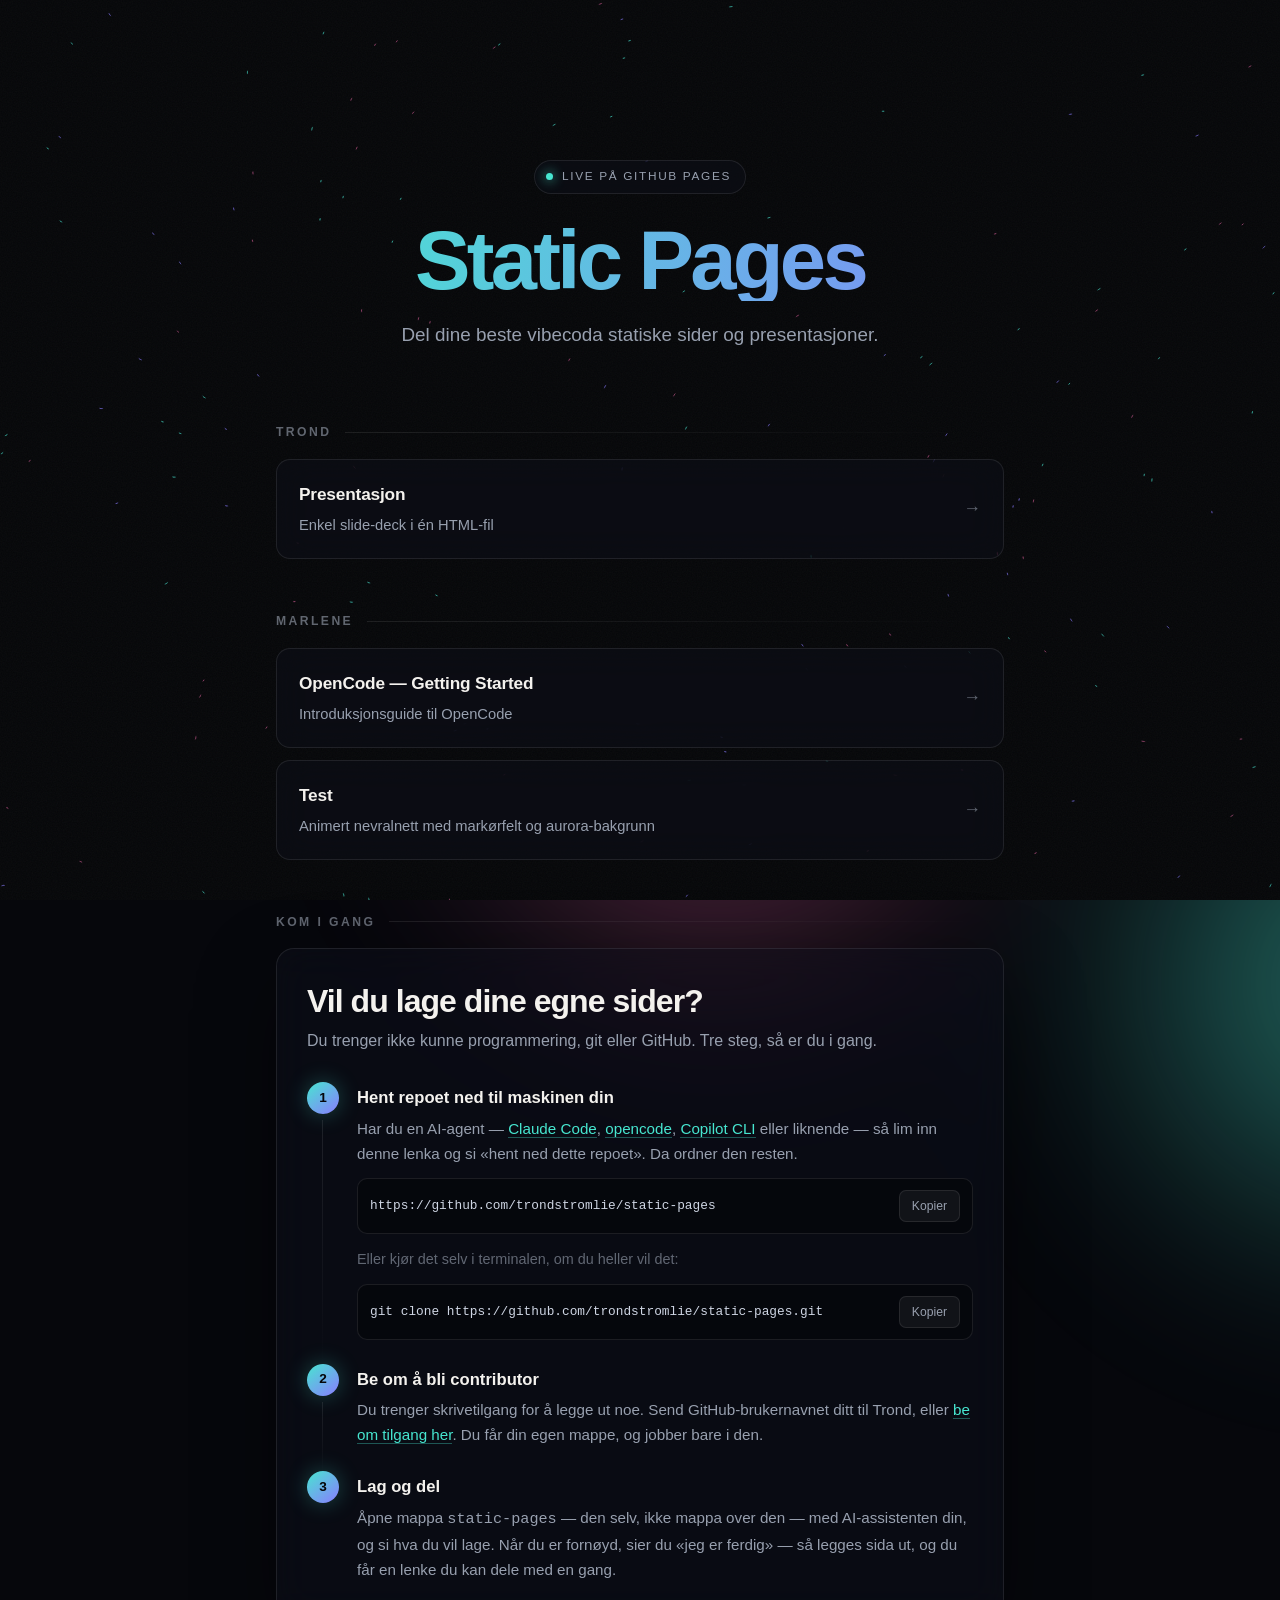
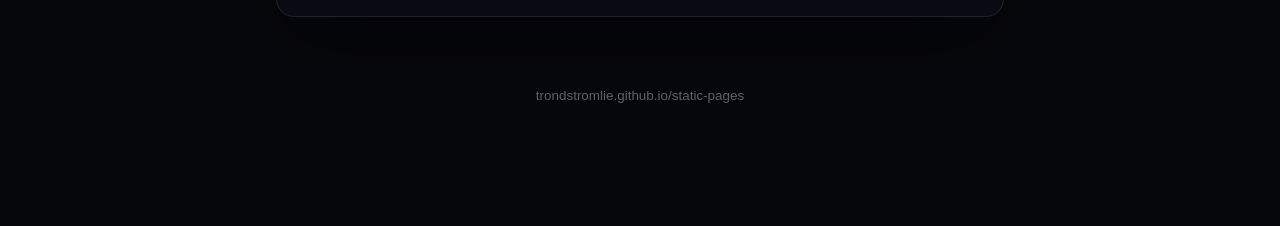
<file: index.html>
<!DOCTYPE html>
<html lang="no">
<head>
<meta charset="utf-8">
<meta name="viewport" content="width=device-width, initial-scale=1">
<title>Static Pages</title>
<link rel="stylesheet" href="assets/site.css">
</head>
<body>

<div class="haze"><span></span><span></span><span></span></div>
<canvas id="flow"></canvas>
<div class="grain"></div>

<main>
  <header>
    <div class="badge"><i></i>Live på GitHub Pages</div>
    <h1>Static Pages</h1>
    <p class="lead">Del dine beste vibecoda statiske sider og presentasjoner.</p>
  </header>

  <section class="reveal">
    <h2><a href="trond/">Trond</a></h2>
    <ul>
      <li>
        <a class="card" href="trond/presentasjon/">
          <strong>Presentasjon</strong>
          <span>Enkel slide-deck i én HTML-fil</span>
          <span class="go">→</span>
        </a>
      </li>
    </ul>
  </section>

  <section class="reveal">
    <h2><a href="marlene/">Marlene</a></h2>
    <ul>
      <li>
        <a class="card" href="marlene/opencode-guide/">
          <strong>OpenCode — Getting Started</strong>
          <span>Introduksjonsguide til OpenCode</span>
          <span class="go">→</span>
        </a>
      </li>
      <li>
        <a class="card" href="marlene/test/">
          <strong>Test</strong>
          <span>Animert nevralnett med markørfelt og aurora-bakgrunn</span>
          <span class="go">→</span>
        </a>
      </li>
    </ul>
  </section>

  <section class="reveal">
    <h2>Kom i gang</h2>
    <div class="start">
      <h3>Vil du lage dine egne sider?</h3>
      <p>Du trenger ikke kunne programmering, git eller GitHub. Tre steg, så er du i gang.</p>
      <ol>
        <li>
          <strong>Hent repoet ned til maskinen din</strong>
          <p>Har du en AI-agent — <a href="https://claude.com/claude-code" target="_blank" rel="noopener">Claude Code</a>, <a href="https://opencode.ai" target="_blank" rel="noopener">opencode</a>, <a href="https://github.com/github/copilot-cli" target="_blank" rel="noopener">Copilot CLI</a> eller liknende — så lim inn denne lenka og si «hent ned dette repoet». Da ordner den resten.</p>
          <div class="command">
            <code id="repoUrl">https://github.com/trondstromlie/static-pages</code>
            <button type="button" data-copy="repoUrl">Kopier</button>
          </div>
          <p class="or">Eller kjør det selv i terminalen, om du heller vil det:</p>
          <div class="command">
            <code id="cloneCommand">git clone https://github.com/trondstromlie/static-pages.git</code>
            <button type="button" data-copy="cloneCommand">Kopier</button>
          </div>
        </li>
        <li>
          <strong>Be om å bli contributor</strong>
          <p>Du trenger skrivetilgang for å legge ut noe. Send GitHub-brukernavnet ditt til Trond, eller <a href="https://github.com/trondstromlie/static-pages/issues/new?title=Jeg%20vil%20bli%20contributor&amp;body=Hei!%20GitHub-brukernavnet%20mitt%20er%3A%20" target="_blank" rel="noopener">be om tilgang her</a>. Du får din egen mappe, og jobber bare i den.</p>
        </li>
        <li>
          <strong>Lag og del</strong>
          <p>Åpne mappa <code>static-pages</code> — den selv, ikke mappa over den — med AI-assistenten din, og si hva du vil lage. Når du er fornøyd, sier du «jeg er ferdig» — så legges sida ut, og du får en lenke du kan dele med en gang.</p>
        </li>
      </ol>
    </div>
  </section>

  <footer>trondstromlie.github.io/static-pages</footer>
</main>

<script src="assets/site.js"></script>

</body>
</html>
</file>
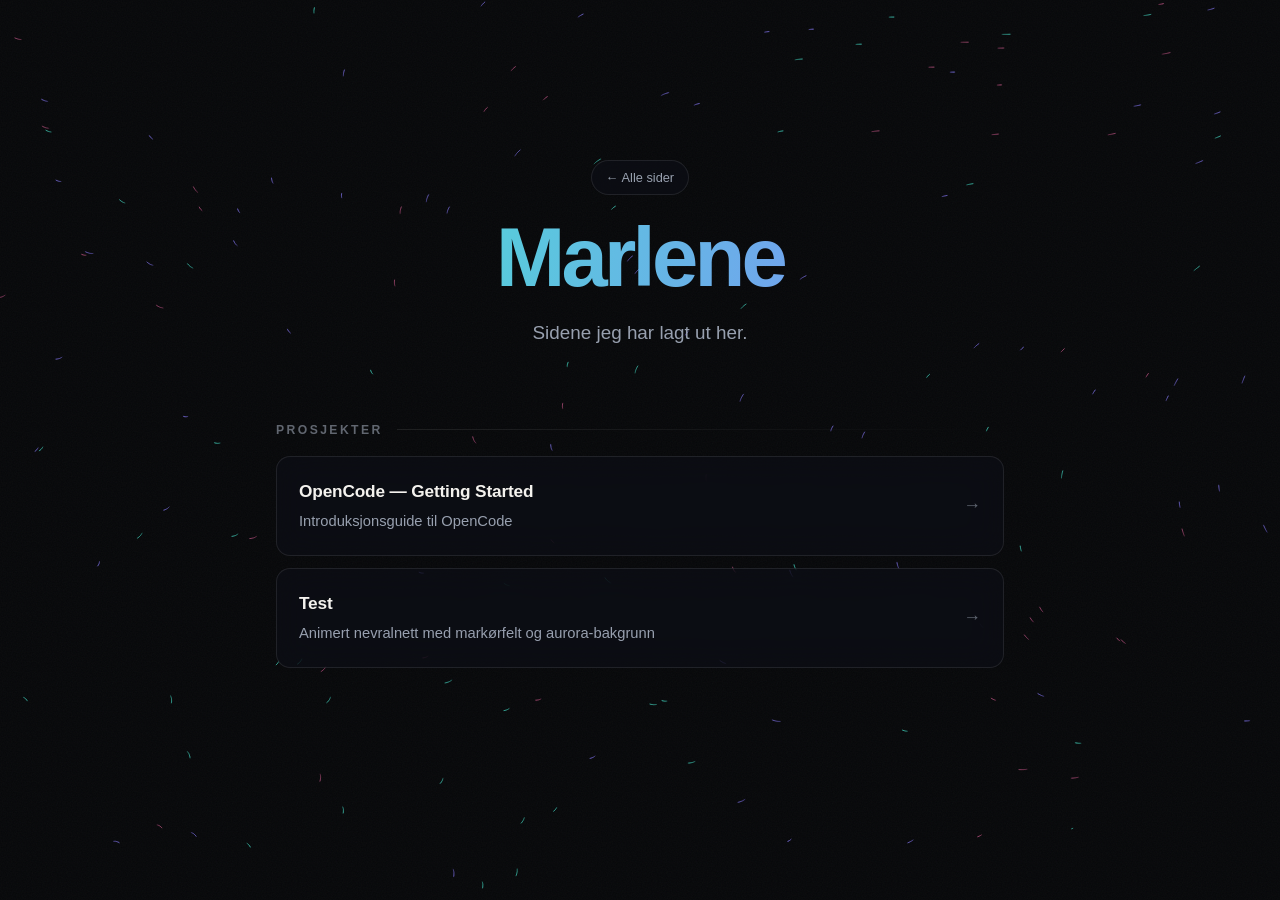
<file: marlene/index.html>
<!DOCTYPE html>
<html lang="no">
<head>
<meta charset="utf-8">
<meta name="viewport" content="width=device-width, initial-scale=1">
<title>Marlene — Static Pages</title>
<link rel="stylesheet" href="../assets/site.css">
</head>
<body>

<div class="haze"><span></span><span></span><span></span></div>
<canvas id="flow"></canvas>
<div class="grain"></div>

<main>
  <header>
    <a class="backlink" href="../">← Alle sider</a>
    <h1>Marlene</h1>
    <p class="lead">Sidene jeg har lagt ut her.</p>
  </header>

  <section class="reveal">
    <h2>Prosjekter</h2>
    <ul>
      <li>
        <a class="card" href="opencode-guide/">
          <strong>OpenCode — Getting Started</strong>
          <span>Introduksjonsguide til OpenCode</span>
          <span class="go">→</span>
        </a>
      </li>
      <li>
        <a class="card" href="test/">
          <strong>Test</strong>
          <span>Animert nevralnett med markørfelt og aurora-bakgrunn</span>
          <span class="go">→</span>
        </a>
      </li>
    </ul>
  </section>
</main>

<script src="../assets/site.js"></script>
</body>
</html>
</file>
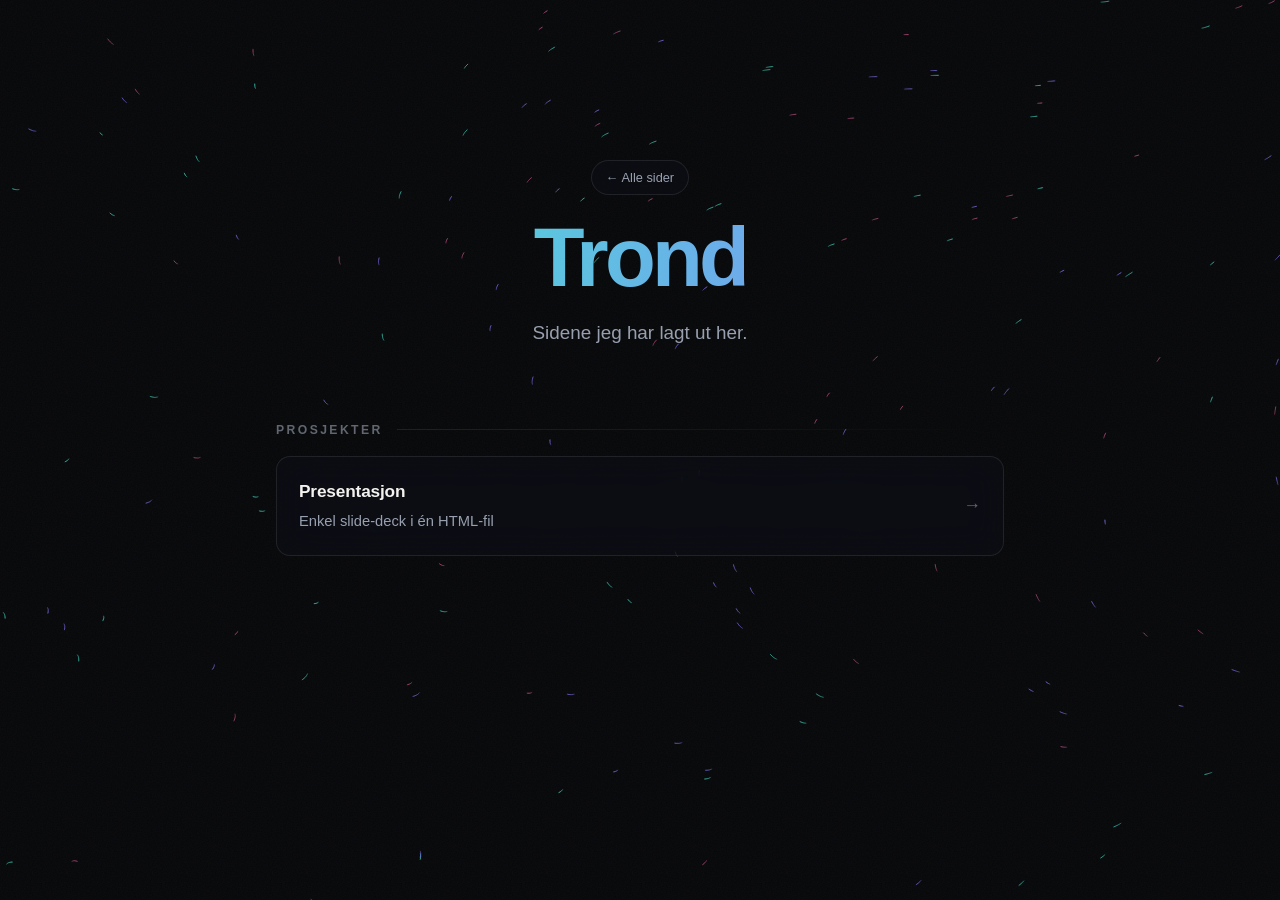
<file: trond/index.html>
<!DOCTYPE html>
<html lang="no">
<head>
<meta charset="utf-8">
<meta name="viewport" content="width=device-width, initial-scale=1">
<title>Trond — Static Pages</title>
<link rel="stylesheet" href="../assets/site.css">
</head>
<body>

<div class="haze"><span></span><span></span><span></span></div>
<canvas id="flow"></canvas>
<div class="grain"></div>

<main>
  <header>
    <a class="backlink" href="../">← Alle sider</a>
    <h1>Trond</h1>
    <p class="lead">Sidene jeg har lagt ut her.</p>
  </header>

  <section class="reveal">
    <h2>Prosjekter</h2>
    <ul>
      <li>
        <a class="card" href="presentasjon/">
          <strong>Presentasjon</strong>
          <span>Enkel slide-deck i én HTML-fil</span>
          <span class="go">→</span>
        </a>
      </li>
    </ul>
  </section>
</main>

<script src="../assets/site.js"></script>
</body>
</html>
</file>
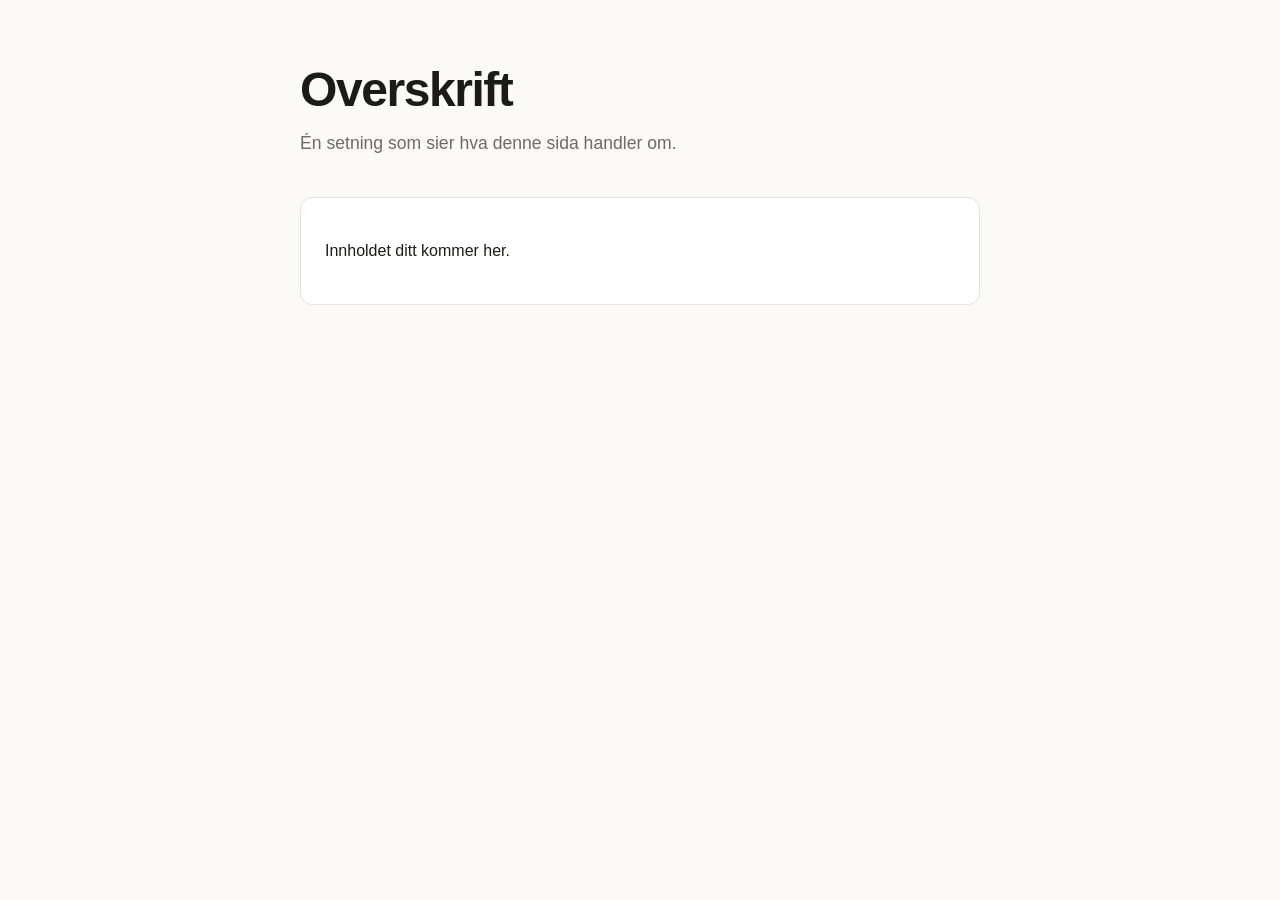
<file: .templates/page/index.html>
<!DOCTYPE html>
<html lang="no">
<head>
<meta charset="utf-8">
<meta name="viewport" content="width=device-width, initial-scale=1">
<title>Ny side</title>
<style>
  :root {
    --bg: #fbfaf8;
    --surface: #ffffff;
    --border: #e6e2db;
    --text: #1d1b18;
    --muted: #6f6a62;
    --accent: #1f6f4a;
  }
  @media (prefers-color-scheme: dark) {
    :root:not([data-theme="light"]) {
      --bg: #171614;
      --surface: #1f1e1b;
      --border: #32302c;
      --text: #f1efea;
      --muted: #a29c93;
      --accent: #6fcf9a;
    }
  }
  :root[data-theme="dark"] {
    --bg: #171614;
    --surface: #1f1e1b;
    --border: #32302c;
    --text: #f1efea;
    --muted: #a29c93;
    --accent: #6fcf9a;
  }
  * { box-sizing: border-box; }
  body {
    margin: 0;
    padding: 64px 16px 96px;
    background: var(--bg);
    color: var(--text);
    font: 16px/1.6 -apple-system, BlinkMacSystemFont, "Segoe UI", Helvetica, Arial, sans-serif;
  }
  main { max-width: 680px; margin: 0 auto; }
  h1 { font-size: clamp(2rem, 7vw, 3rem); line-height: 1.1; letter-spacing: -.03em; margin: 0 0 12px; }
  .lead { color: var(--muted); font-size: 1.1rem; margin: 0 0 40px; }
  .panel {
    background: var(--surface); border: 1px solid var(--border);
    border-radius: 12px; padding: 24px;
  }
  img { max-width: 100%; height: auto; border-radius: 10px; }
</style>
</head>
<body>
<main>
  <h1>Overskrift</h1>
  <p class="lead">Én setning som sier hva denne sida handler om.</p>

  <div class="panel">
    <p>Innholdet ditt kommer her.</p>
  </div>
</main>
</body>
</html>
</file>
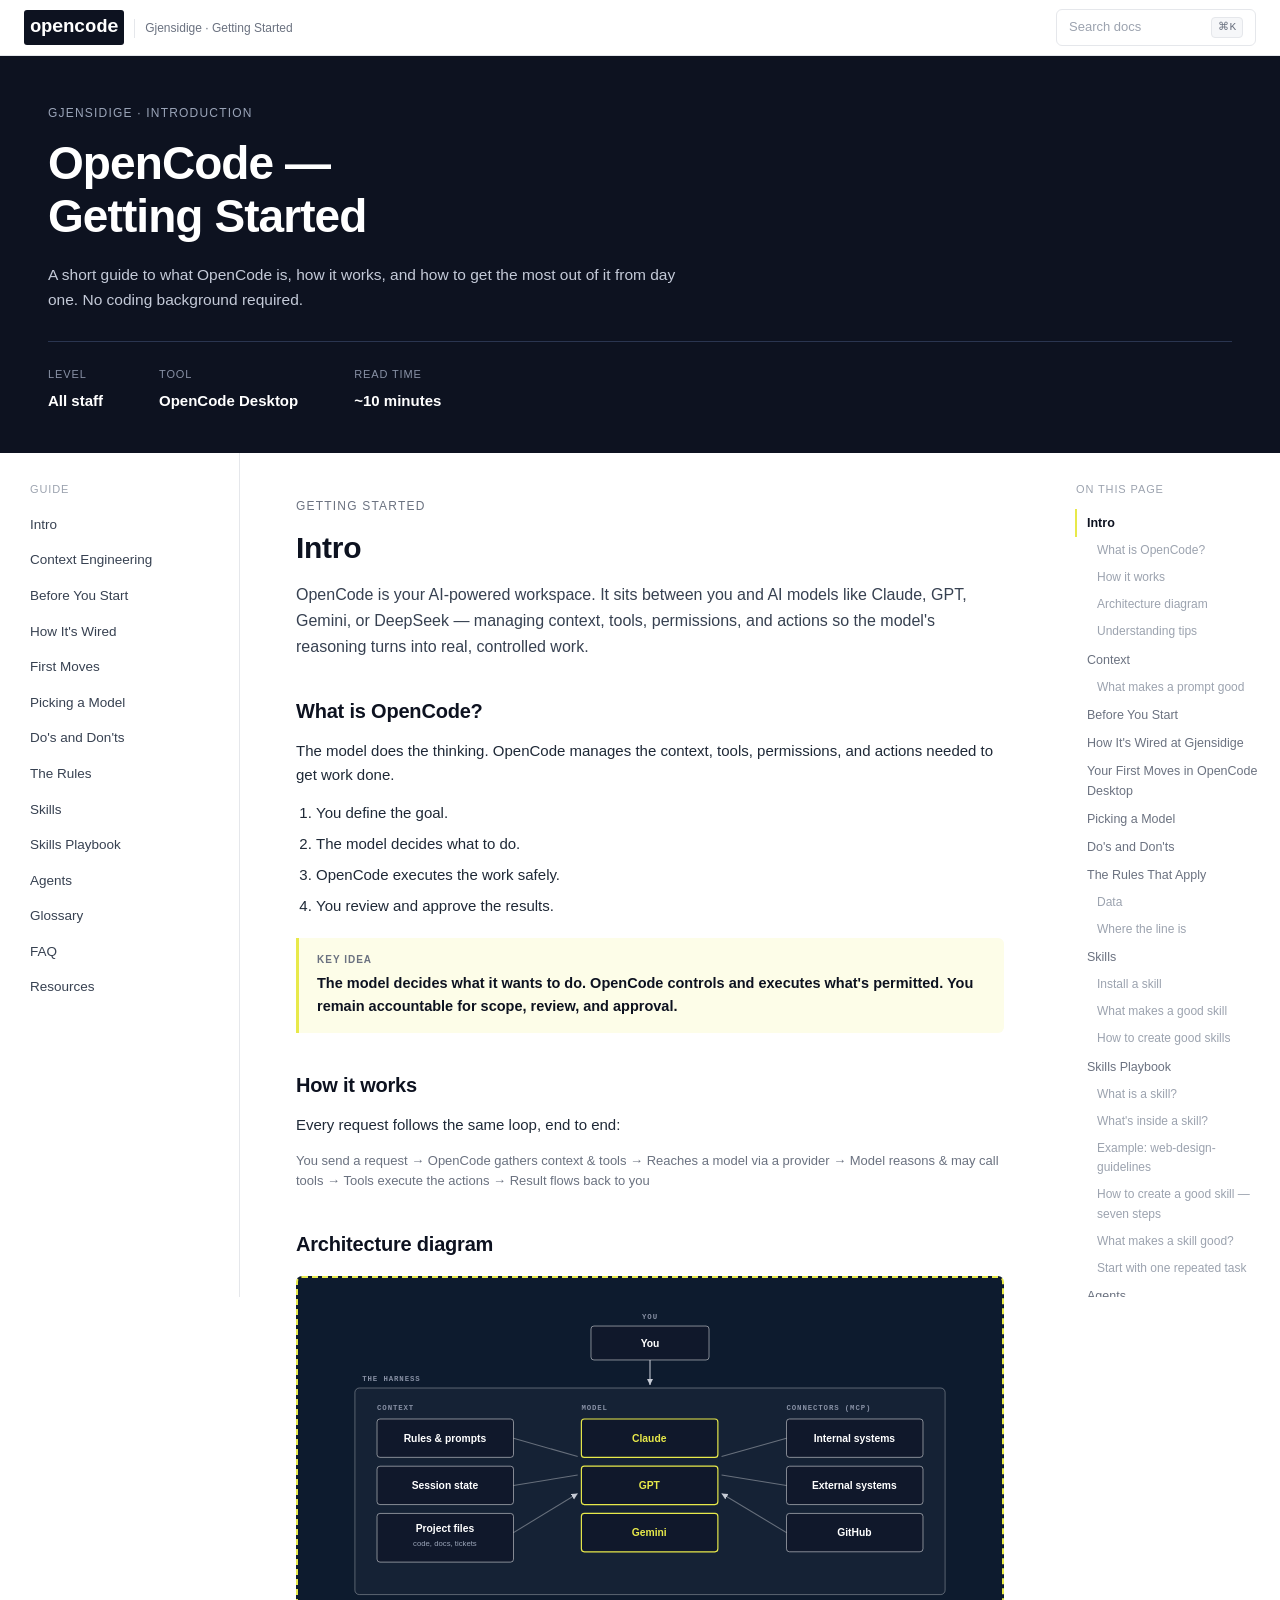
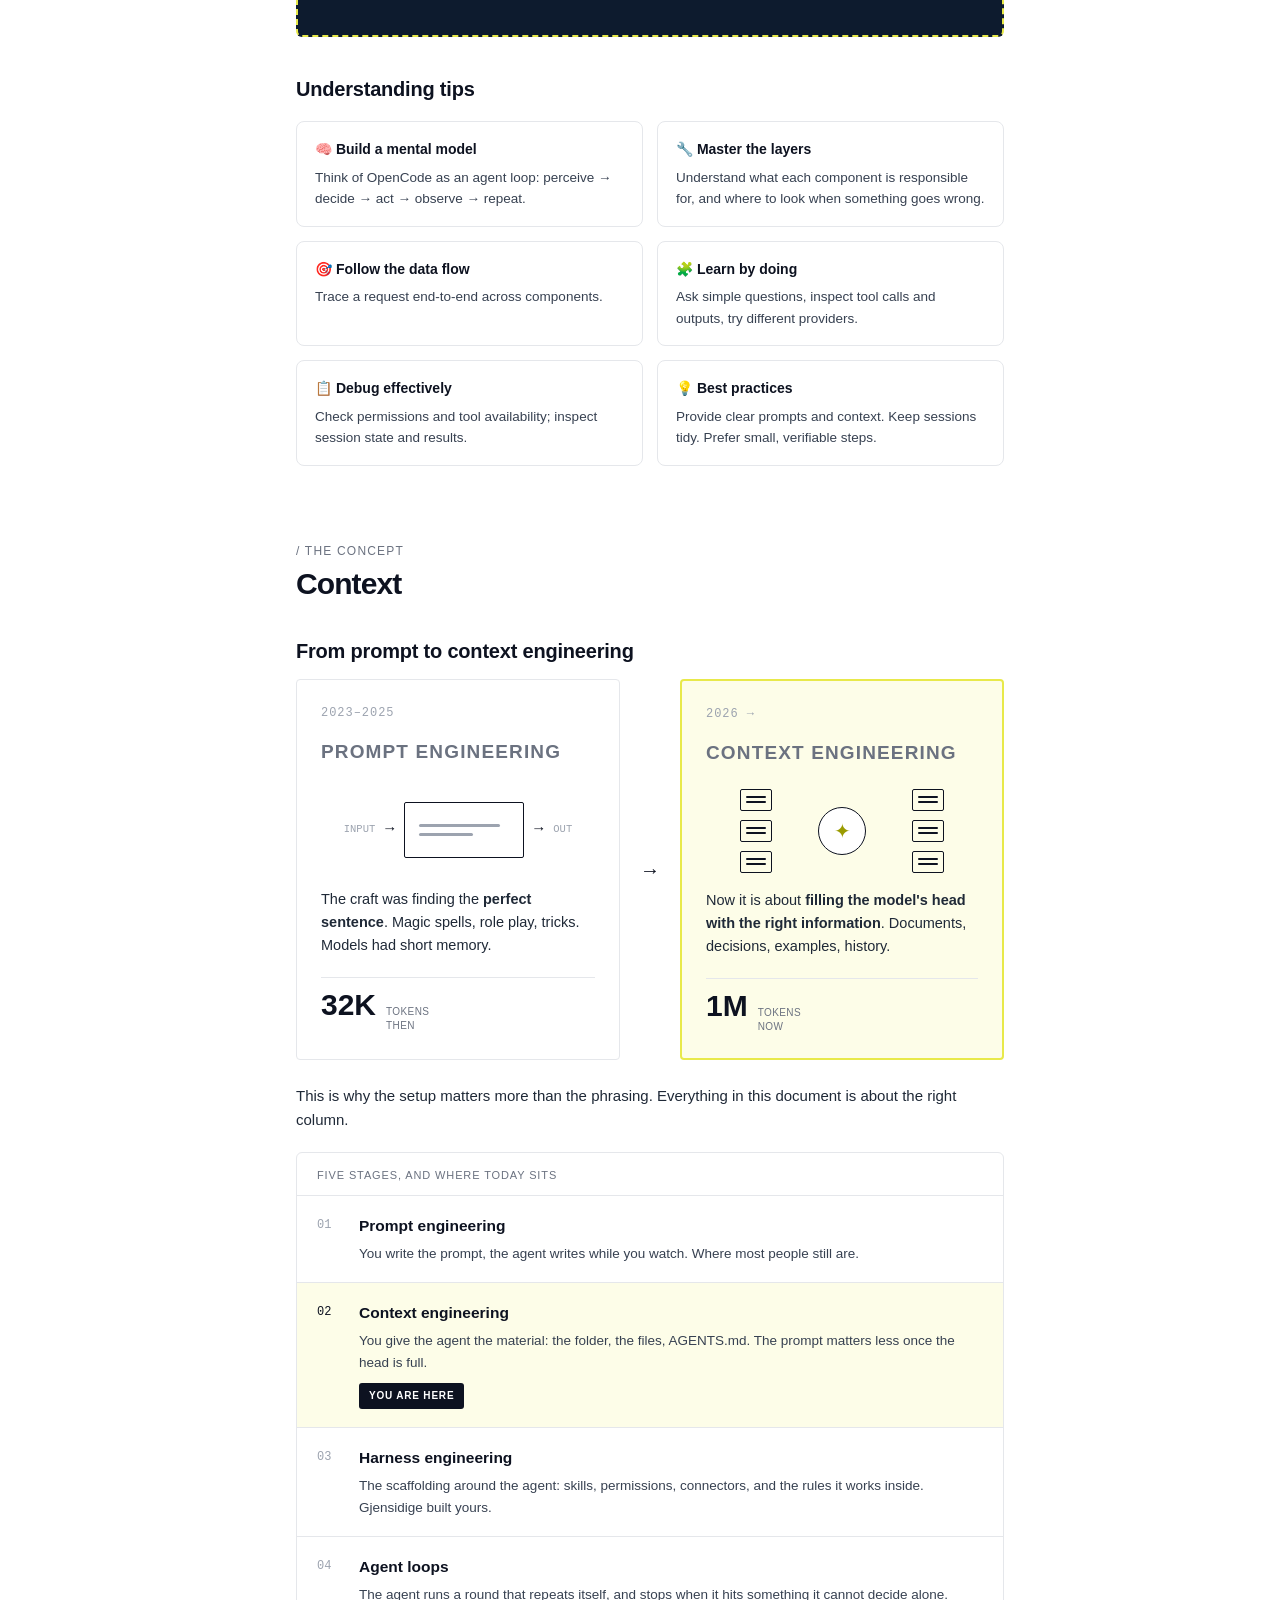
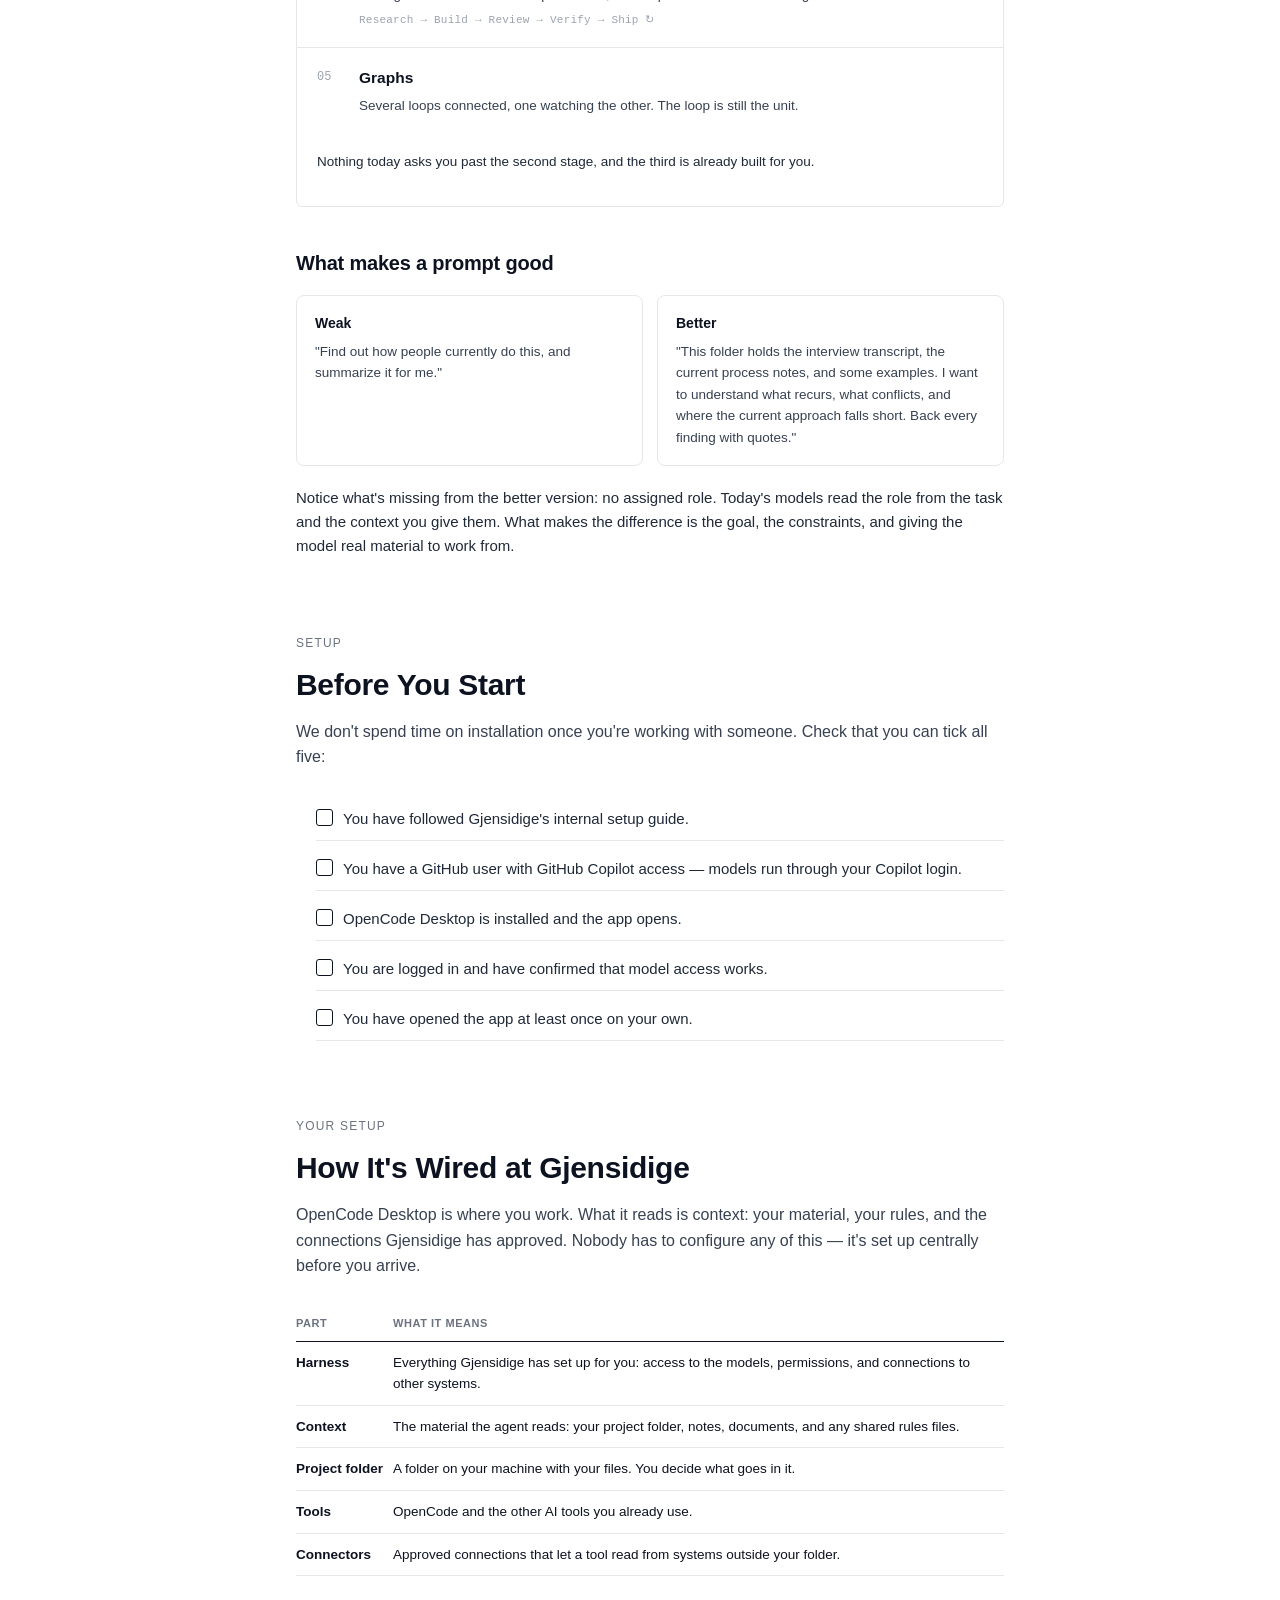
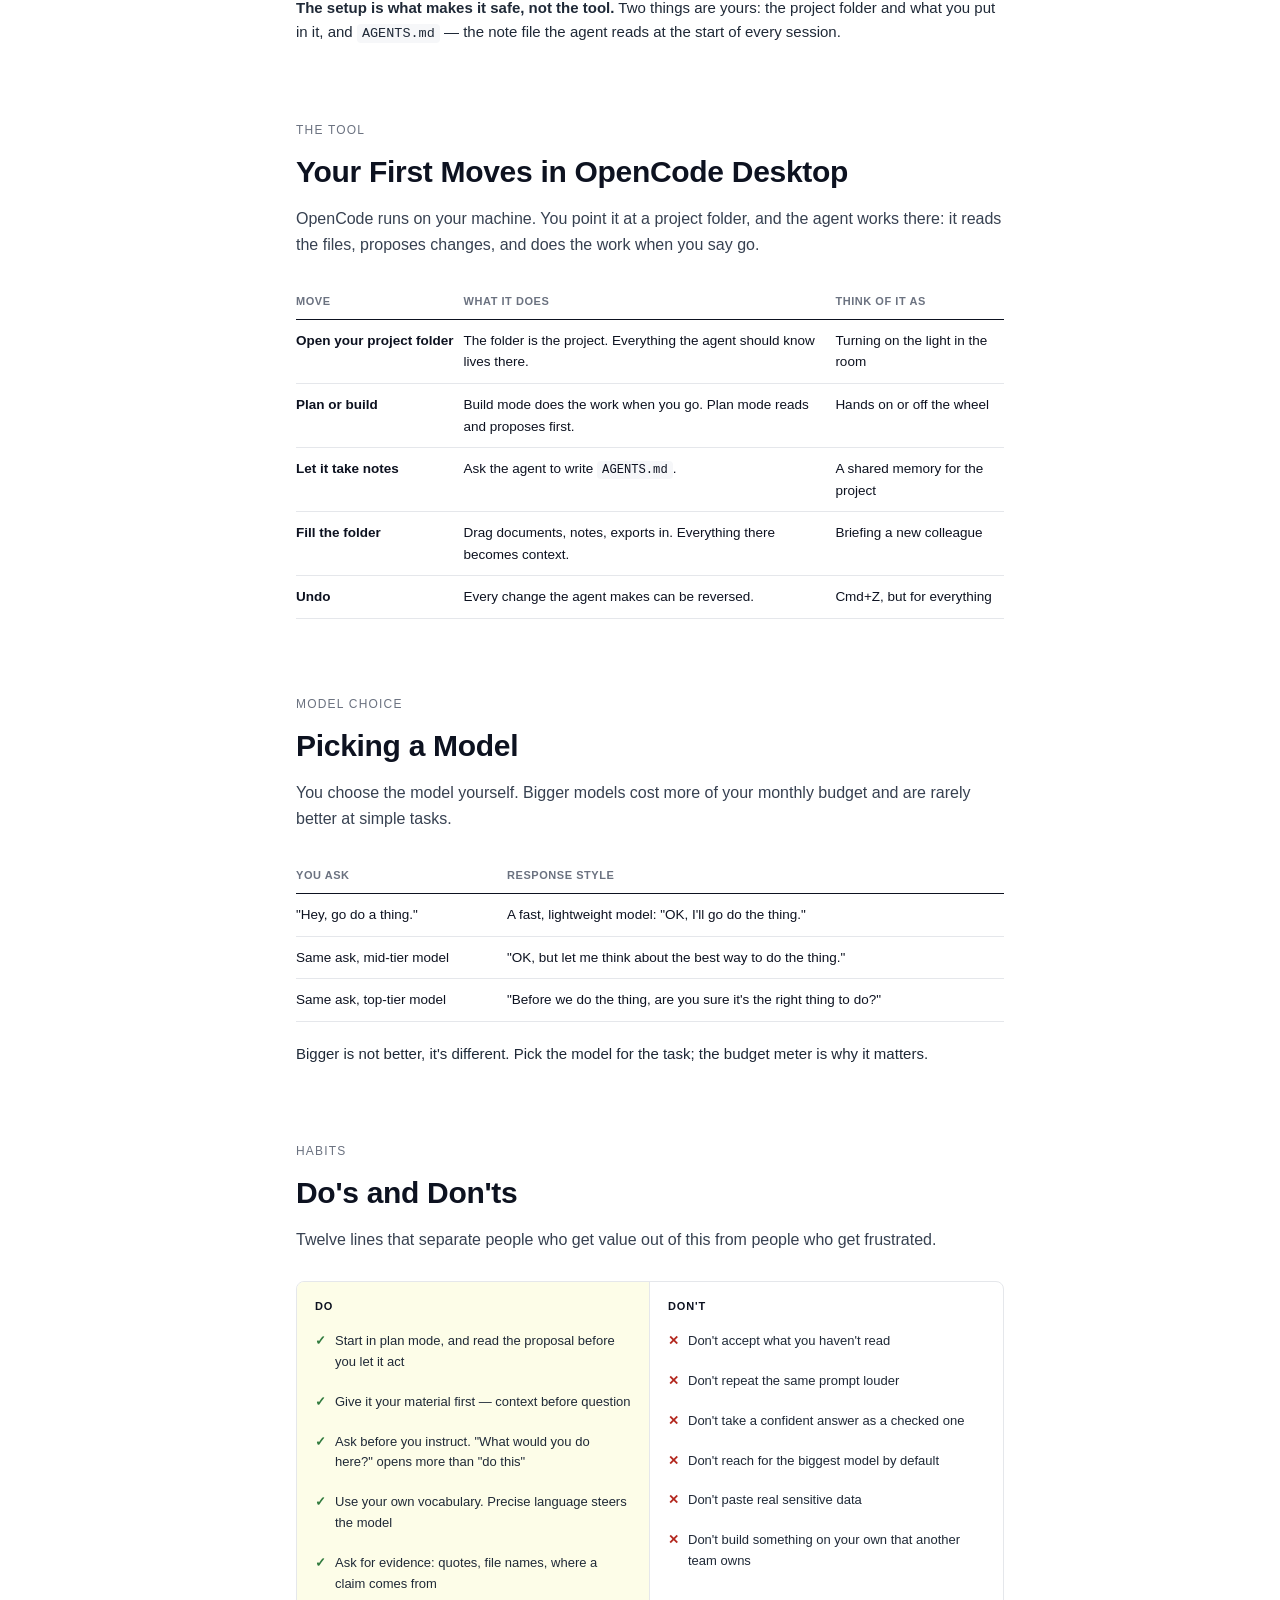
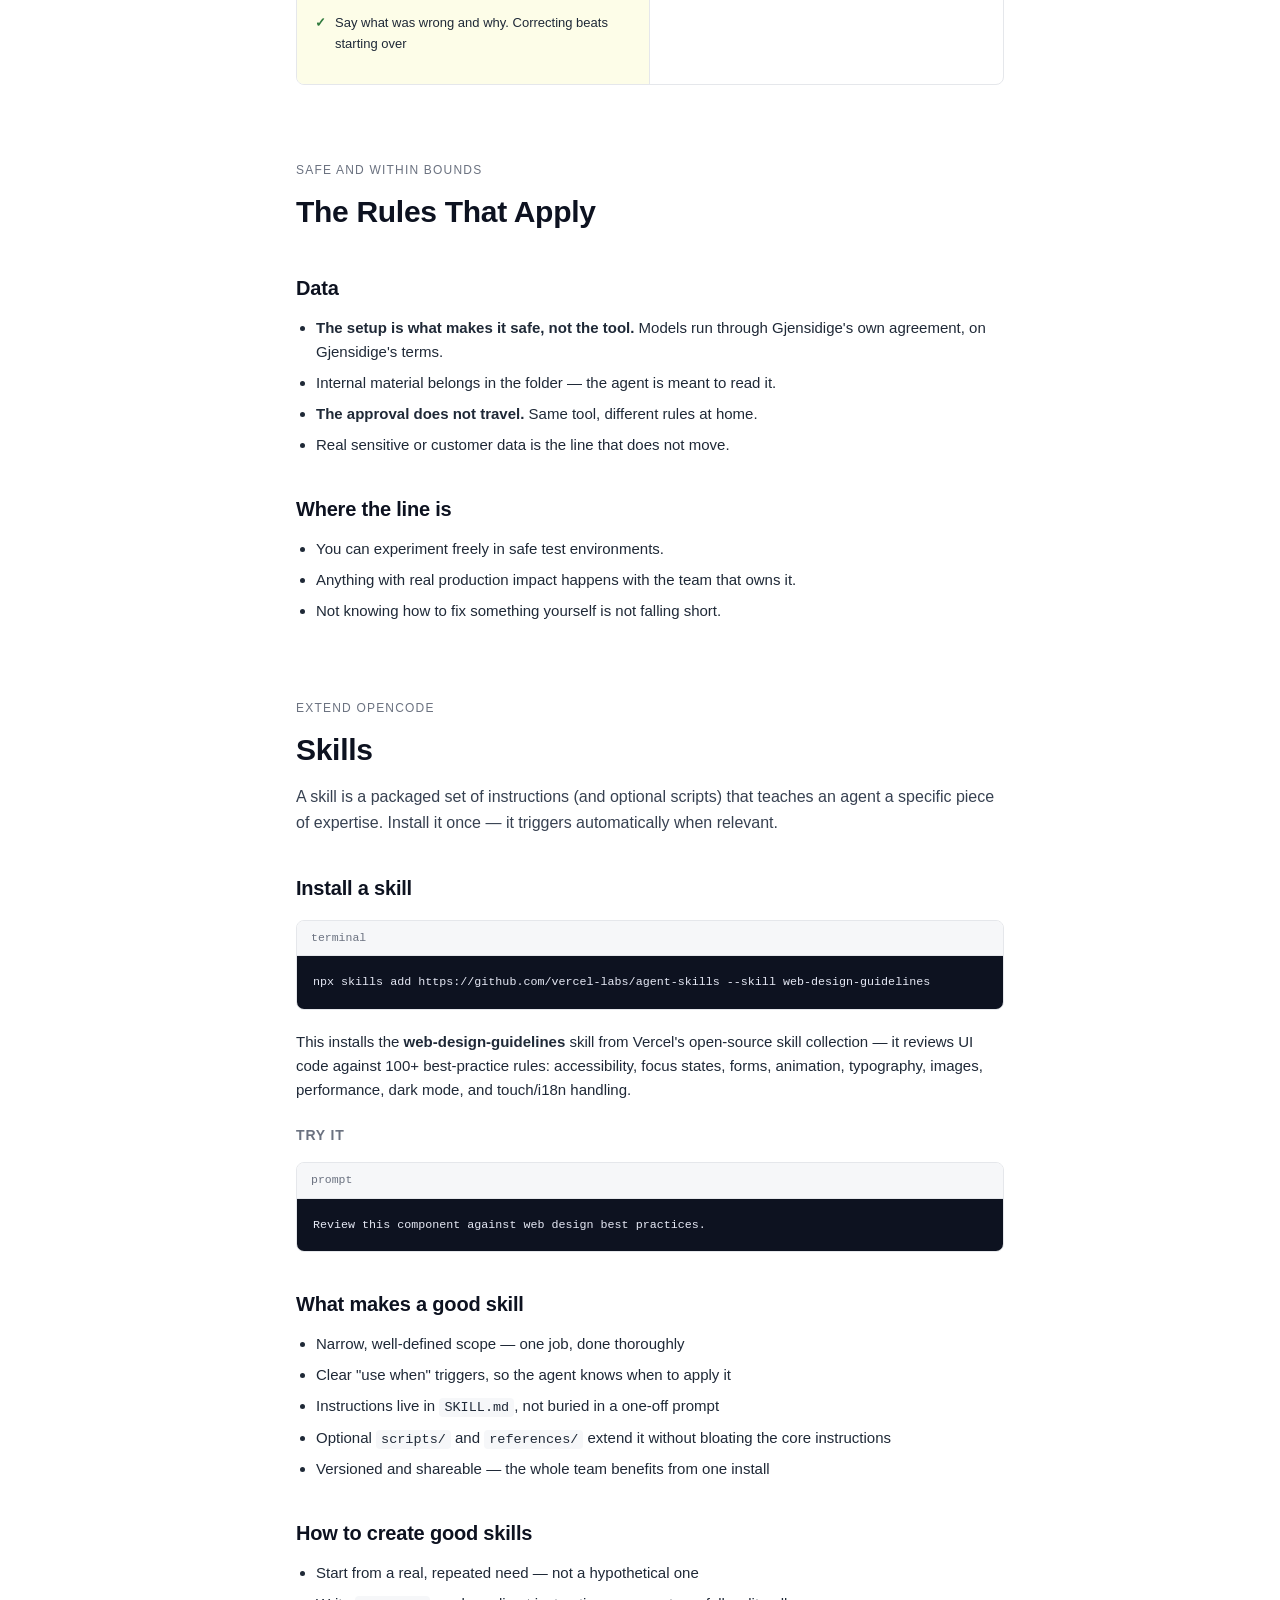
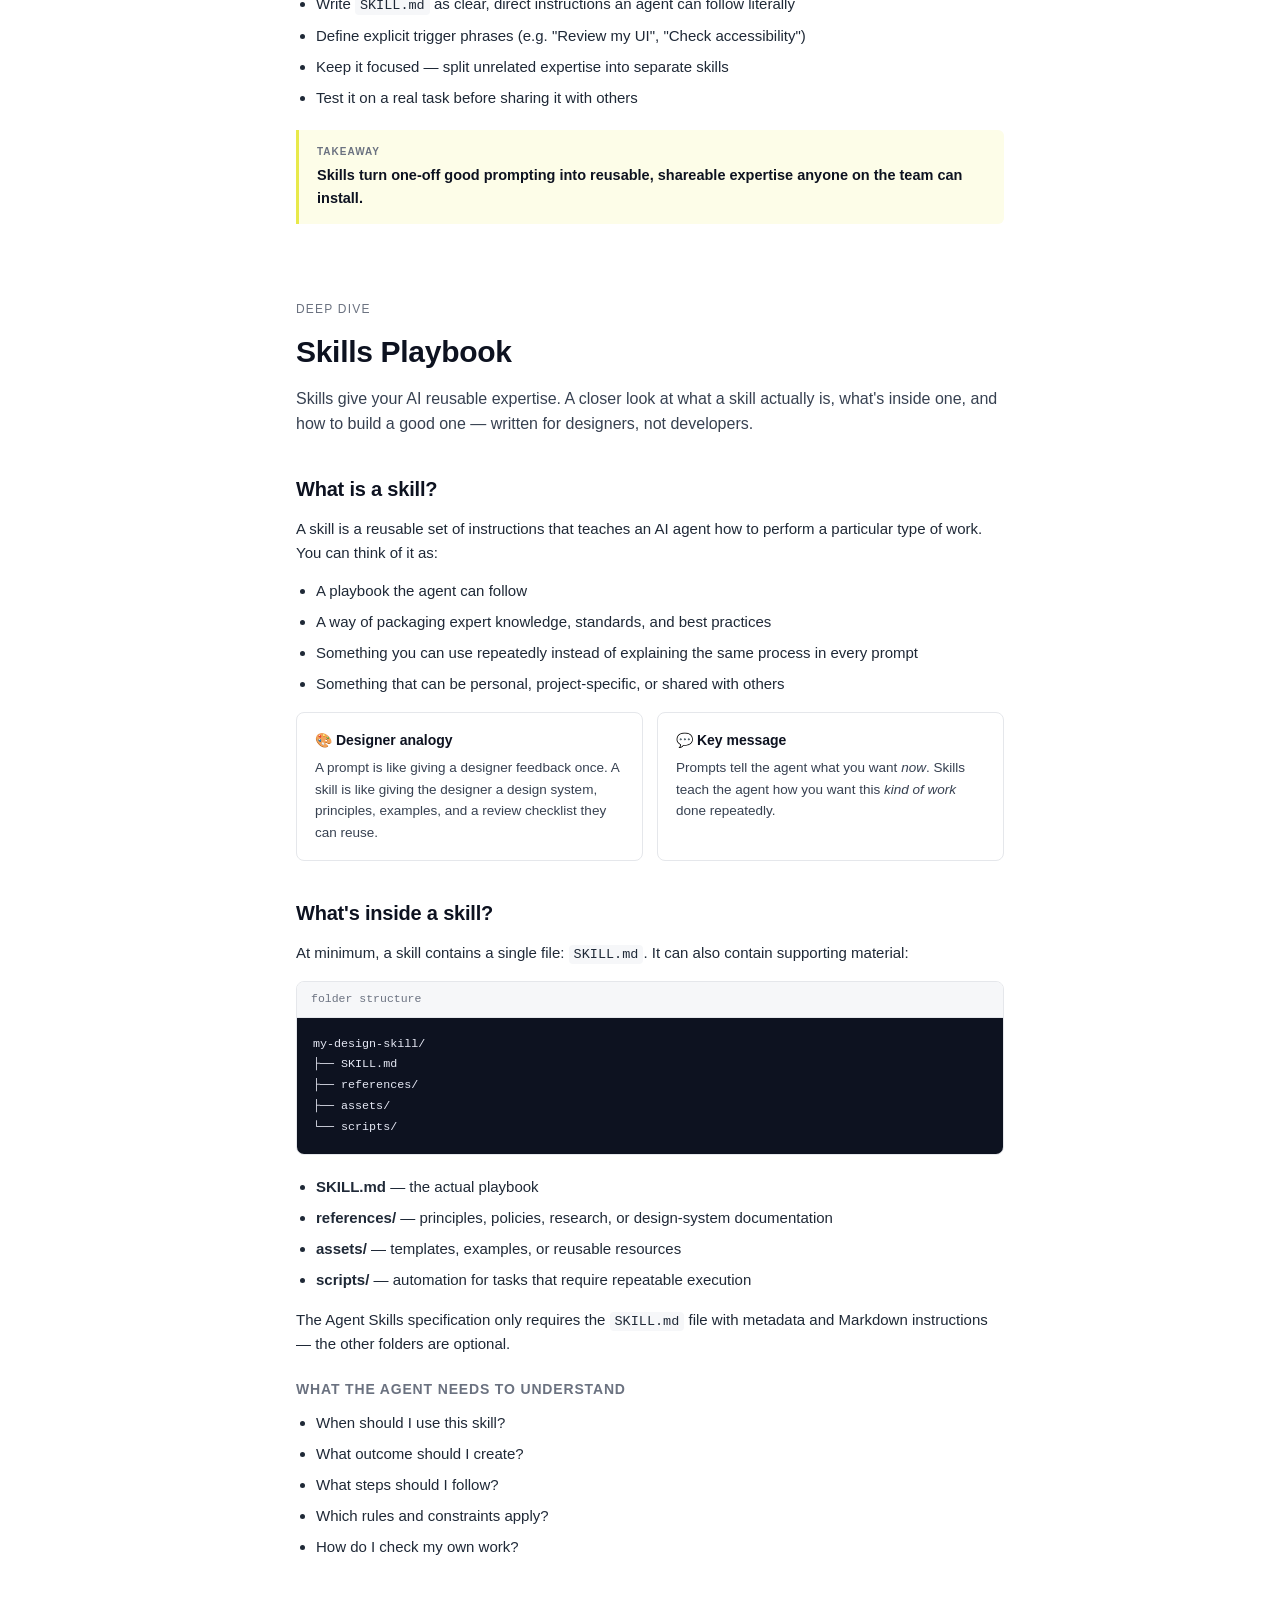
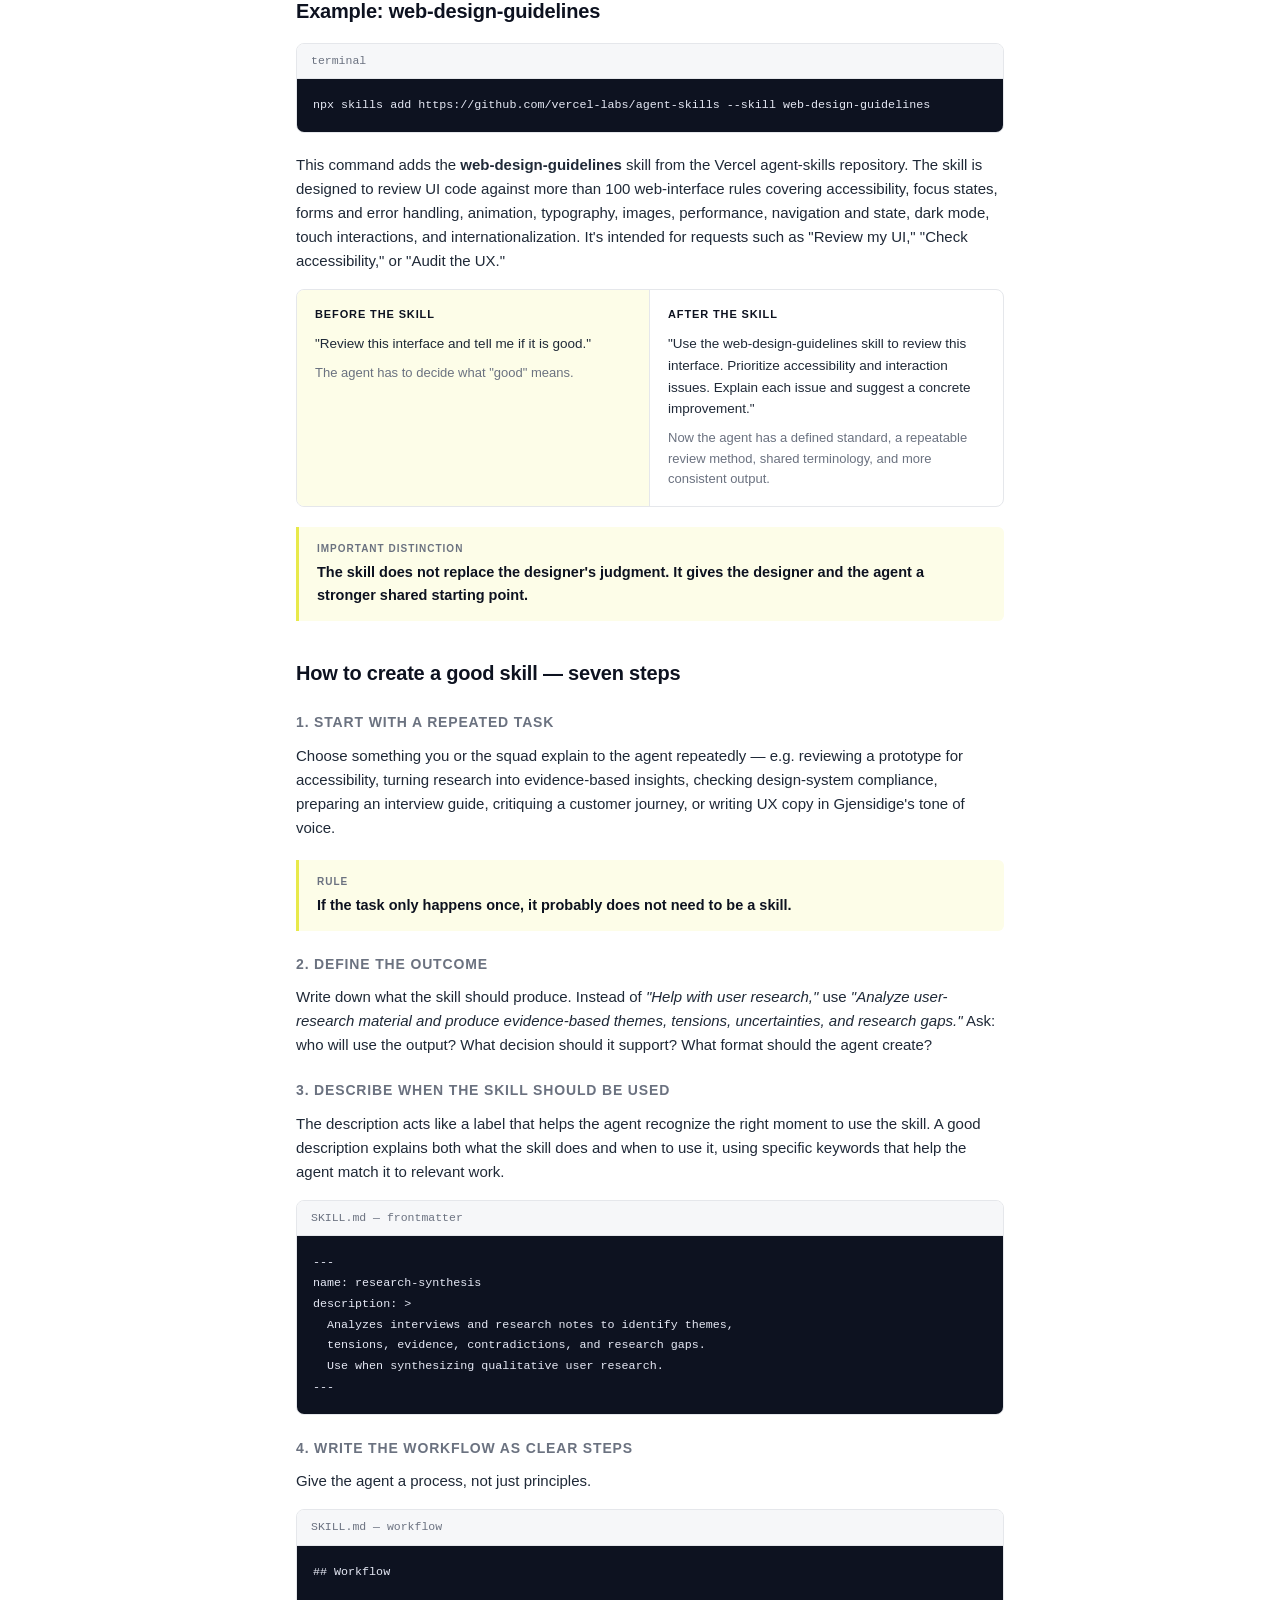
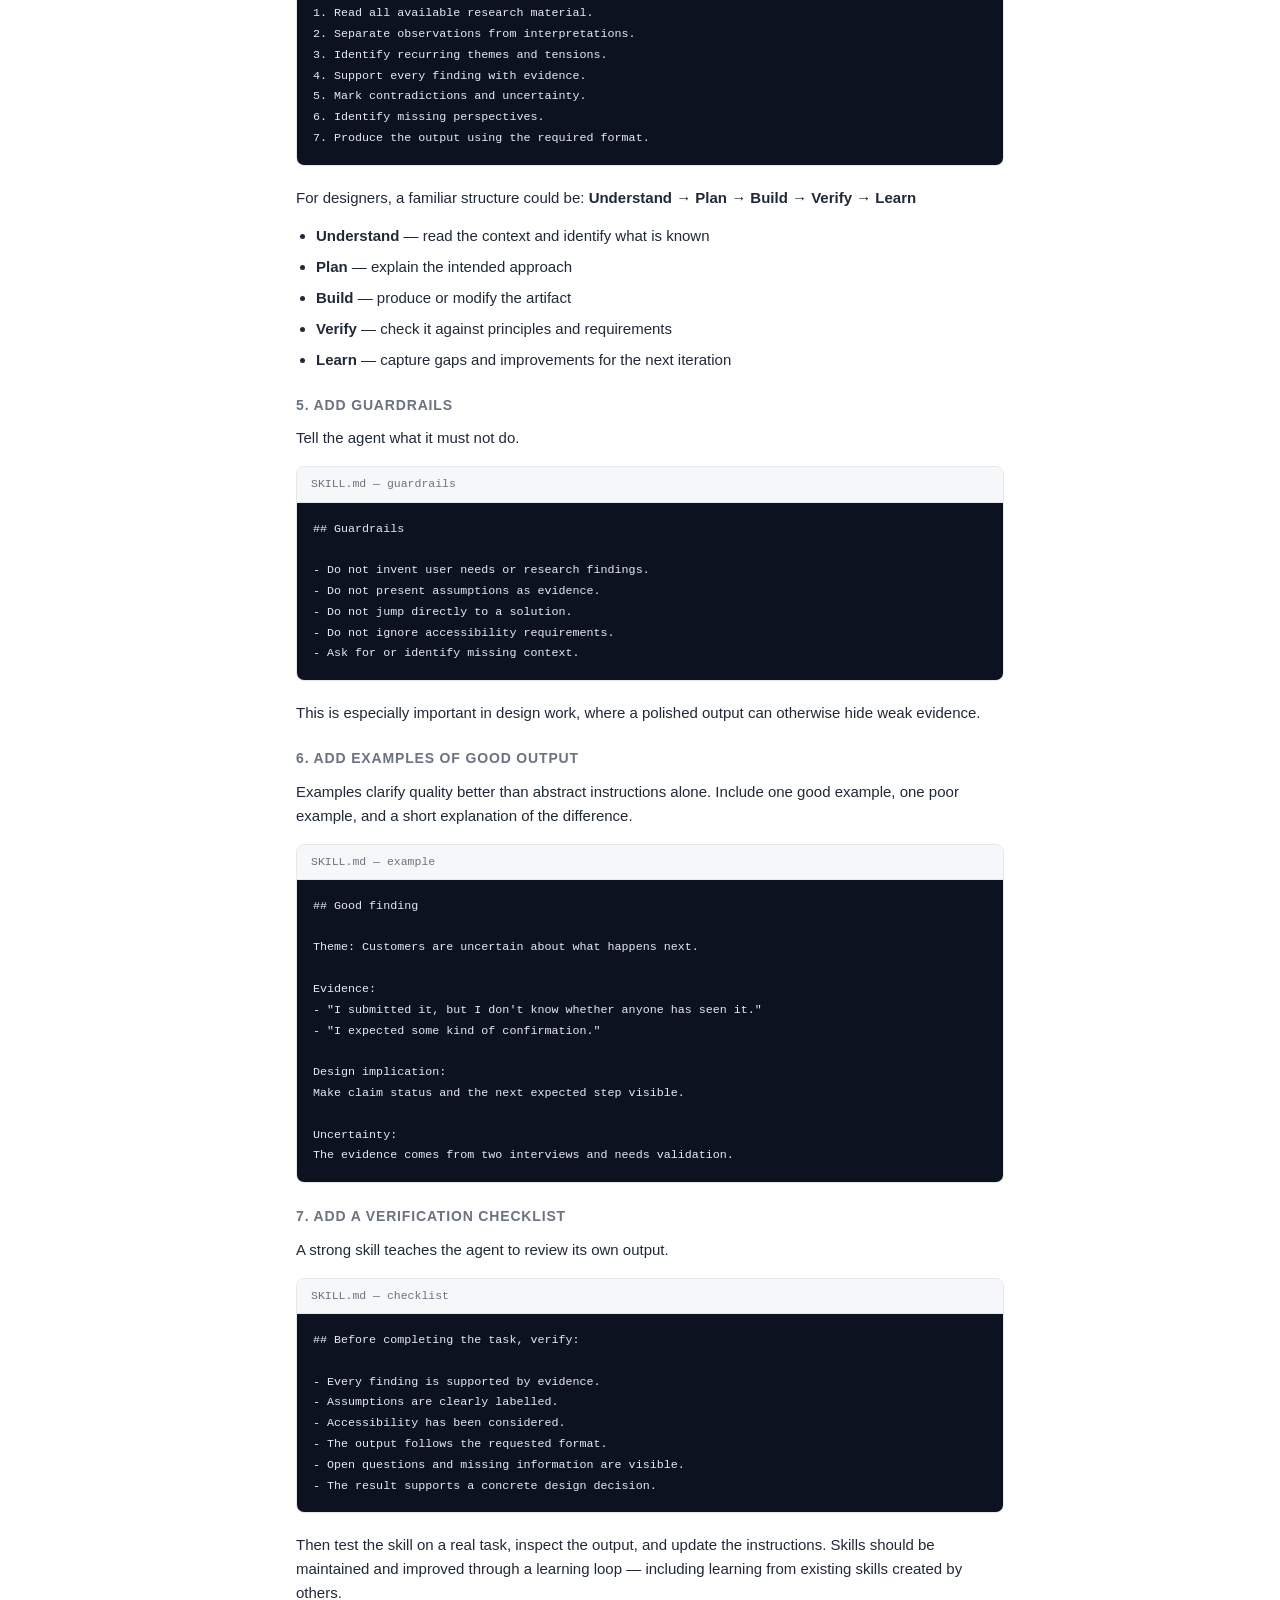
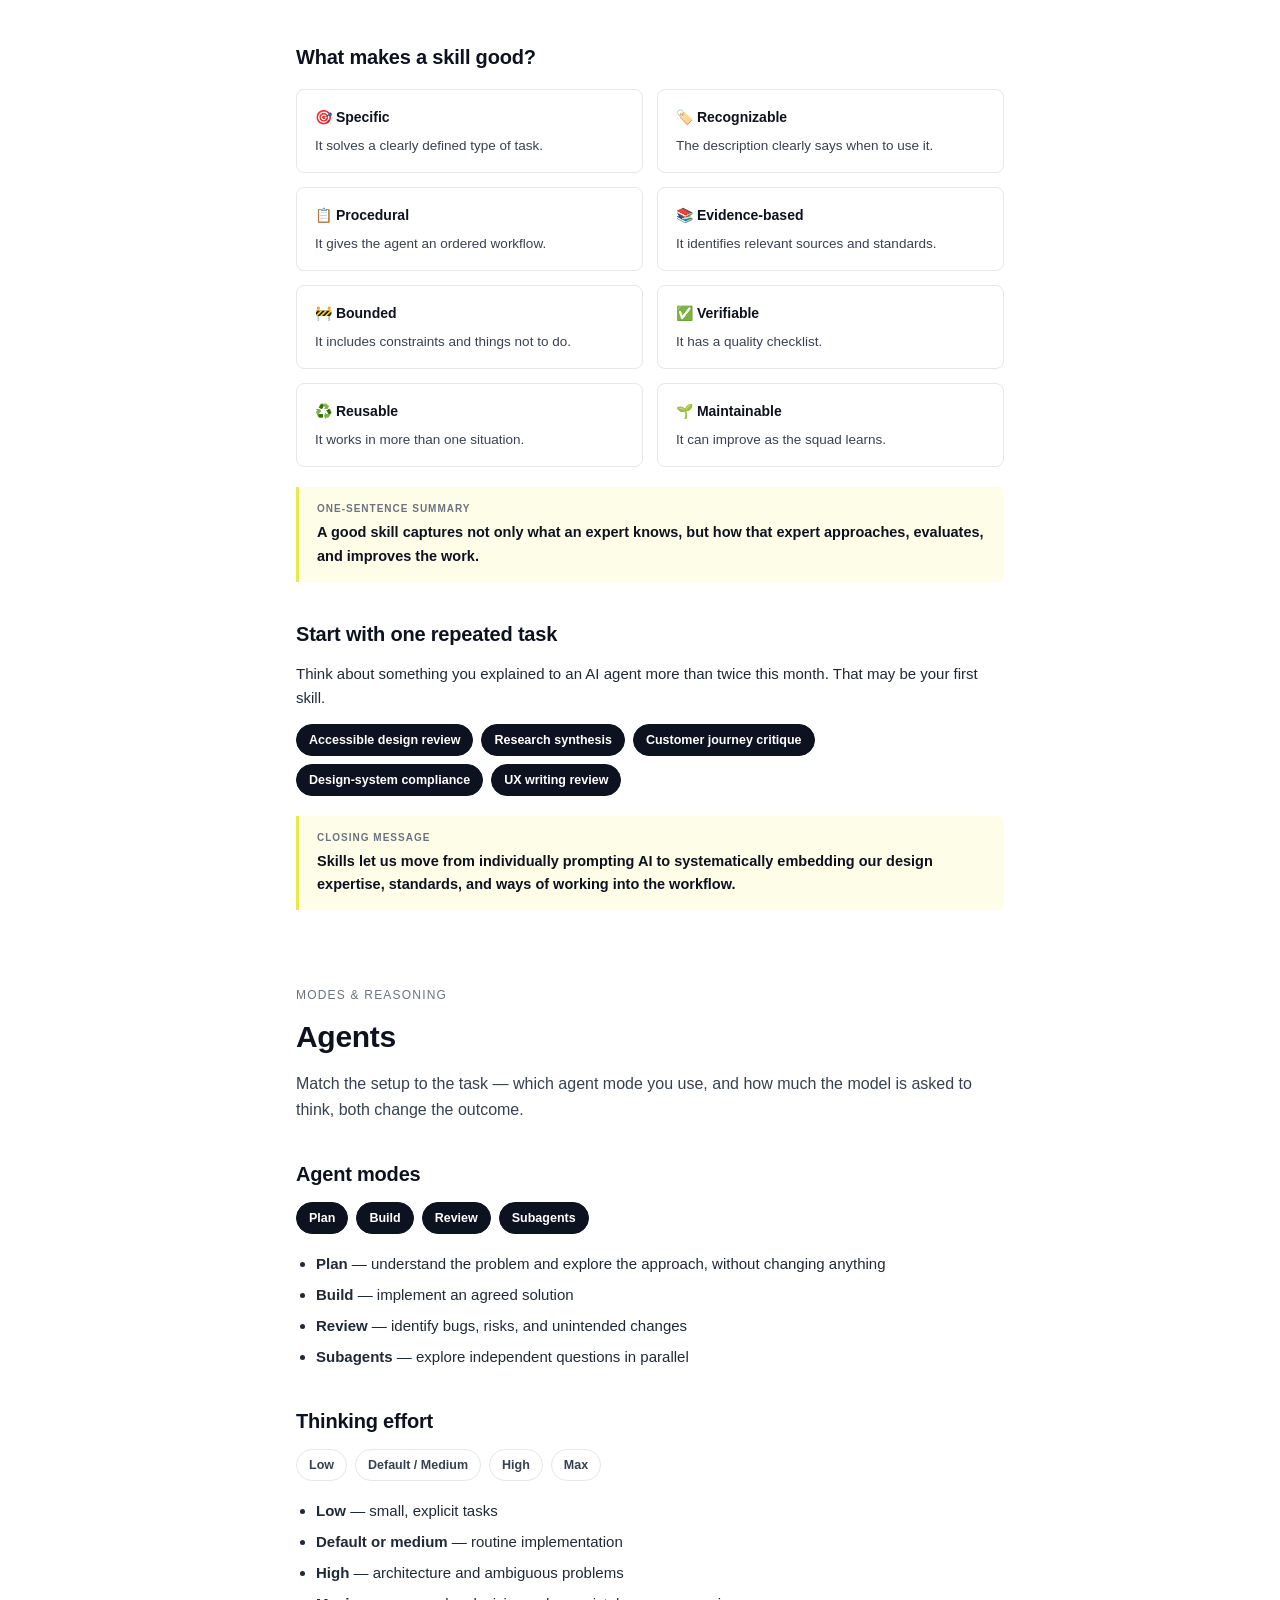
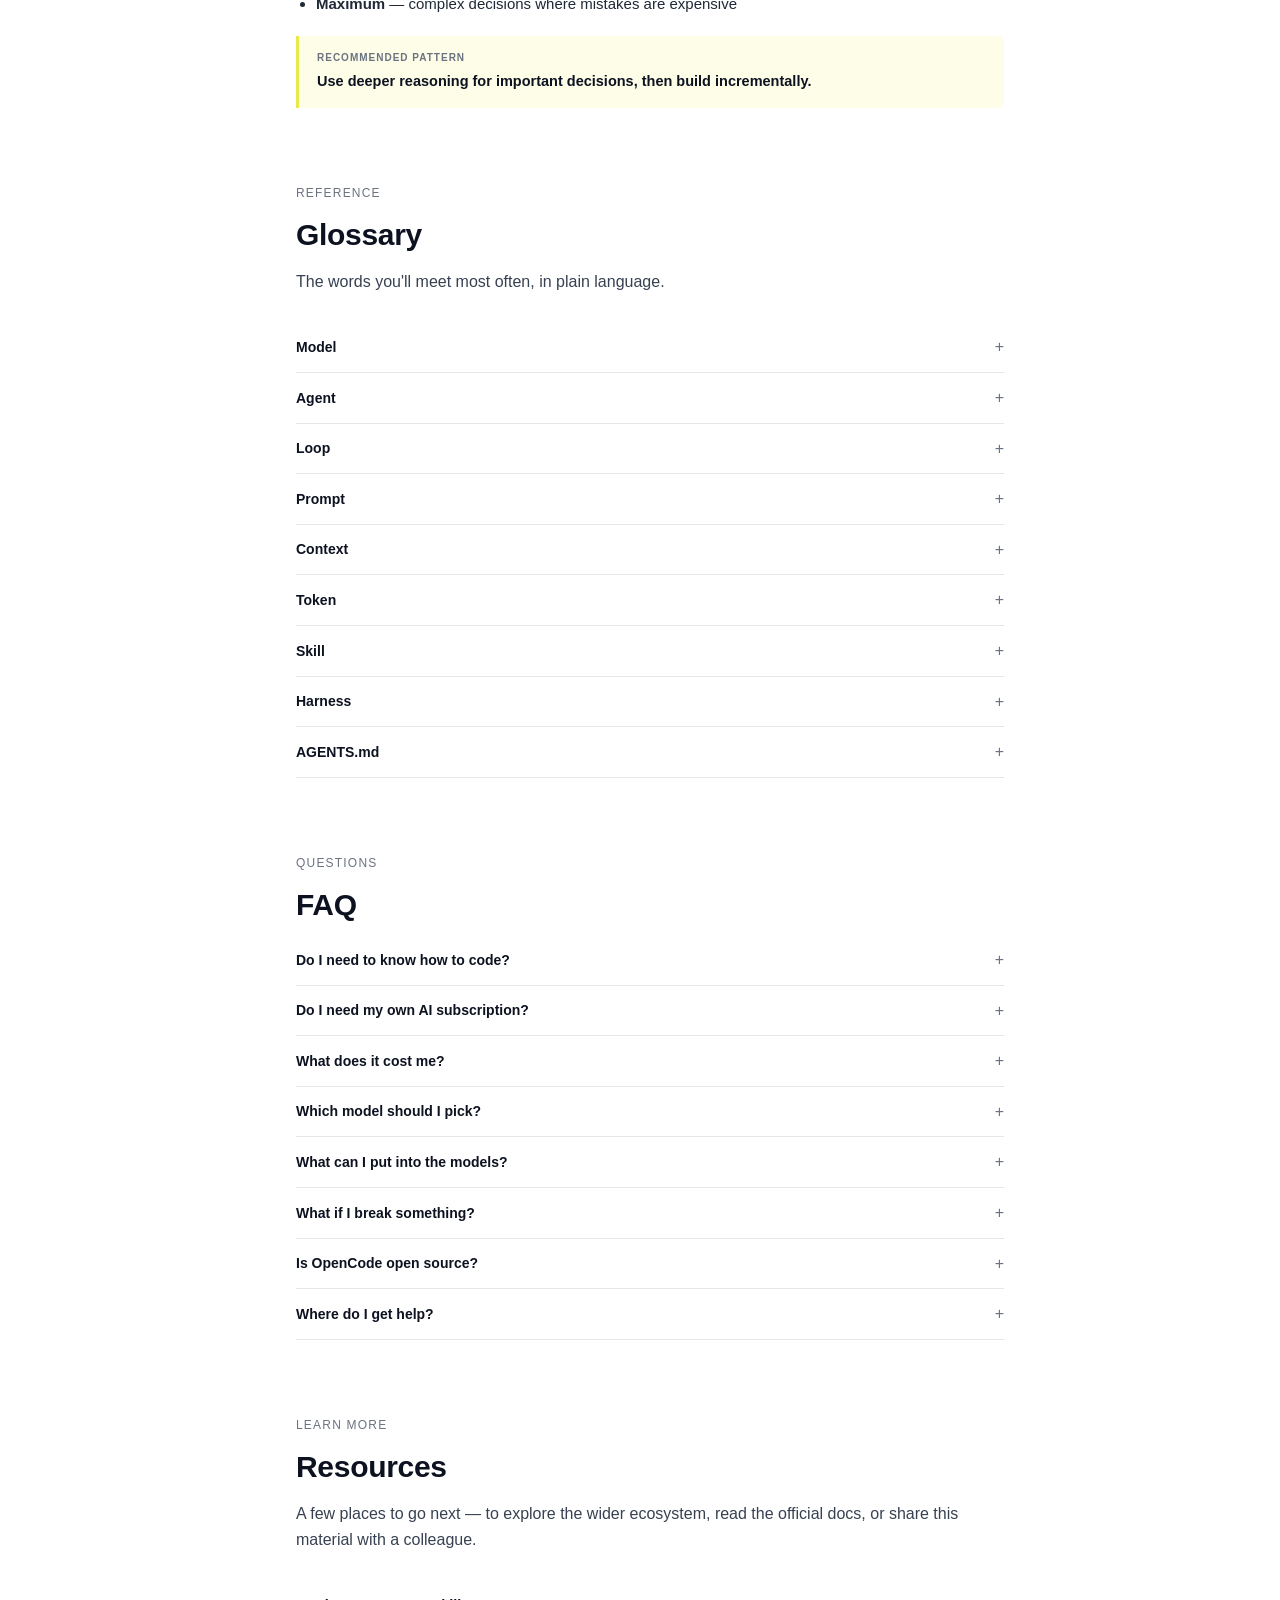
<file: marlene/opencode-guide/index.html>
<!DOCTYPE html>
<html lang="en">
<head>
<meta charset="UTF-8">
<meta name="viewport" content="width=device-width, initial-scale=1.0">
<title>OpenCode — Getting Started</title>
<style>
  :root {
    --navy: #0d1b2e;
    --yellow: #e8e94a;
    --ink: #0d1220;
    --gray: #6b7280;
    --gray-light: #9ca3af;
    --line: #e5e7eb;
    --bg: #ffffff;
    --code-bg: #f6f7f9;
    --header-h: 56px;
  }
  * { box-sizing: border-box; }
  html { scroll-behavior: smooth; }
  body {
    margin: 0;
    font-family: -apple-system, BlinkMacSystemFont, "Segoe UI", Helvetica, Arial, sans-serif;
    color: var(--ink);
    background: var(--bg);
    line-height: 1.6;
    font-size: 15px;
  }
  h1, h2, h3, h4 { font-weight: 700; letter-spacing: -0.01em; margin: 0; }
  code {
    font-family: "SFMono-Regular", Menlo, Consolas, monospace;
    background: var(--code-bg);
    padding: 2px 5px;
    border-radius: 4px;
    font-size: 0.9em;
  }
  a { color: var(--ink); }

  /* HEADER */
  .site-header {
    position: sticky;
    top: 0;
    z-index: 200;
    height: var(--header-h);
    display: flex;
    align-items: center;
    justify-content: space-between;
    padding: 0 24px;
    background: #fff;
    border-bottom: 1px solid var(--line);
  }
  .brand {
    display: flex;
    align-items: baseline;
    gap: 10px;
  }
  .brand .logo-mark {
    font-family: "SFMono-Regular", Menlo, Consolas, monospace;
    font-weight: 800;
    font-size: 19px;
    letter-spacing: -0.02em;
    background: var(--ink);
    color: #fff;
    padding: 2px 6px;
    border-radius: 3px;
  }
  .brand .logo-sub {
    font-size: 12px;
    color: var(--gray);
    border-left: 1px solid var(--line);
    padding-left: 10px;
  }
  .header-right { display: flex; align-items: center; gap: 14px; }
  .fake-search {
    display: flex;
    align-items: center;
    gap: 8px;
    font-size: 13px;
    color: var(--gray-light);
    border: 1px solid var(--line);
    border-radius: 6px;
    padding: 7px 12px;
    min-width: 200px;
  }
  .fake-search kbd {
    margin-left: auto;
    font-family: "SFMono-Regular", Menlo, monospace;
    font-size: 11px;
    background: var(--code-bg);
    border: 1px solid var(--line);
    border-radius: 4px;
    padding: 1px 6px;
    color: var(--gray);
  }

  /* LAYOUT */
  .layout {
    display: grid;
    grid-template-columns: 240px minmax(0, 1fr) 220px;
    max-width: 1440px;
    margin: 0 auto;
  }

  /* HERO */
  .hero {
    background: var(--ink);
    color: #fff;
    padding: 48px 48px 40px;
  }
  .hero-inner { max-width: 1440px; margin: 0 auto; }
  .hero-kicker {
    font-size: 12px;
    letter-spacing: 0.1em;
    text-transform: uppercase;
    color: #9aa4b8;
    margin-bottom: 14px;
  }
  .hero h1 {
    font-size: 46px;
    font-weight: 800;
    line-height: 1.15;
    letter-spacing: -0.02em;
    margin: 0 0 20px;
  }
  .hero-lede {
    font-size: 15.5px;
    color: #c4cad8;
    max-width: 640px;
    line-height: 1.6;
    margin: 0 0 28px;
  }
  .hero-divider {
    border: none;
    border-top: 1px solid #2a3550;
    margin: 0 0 24px;
  }
  .hero-meta {
    display: flex;
    gap: 56px;
  }
  .hero-meta-item .meta-label {
    font-size: 11px;
    letter-spacing: 0.08em;
    text-transform: uppercase;
    color: #8891a5;
    margin-bottom: 6px;
  }
  .hero-meta-item .meta-value {
    font-size: 15px;
    font-weight: 700;
    color: #fff;
  }

  /* LEFT NAV */
  .side-nav {
    position: sticky;
    top: var(--header-h);
    height: calc(100vh - var(--header-h));
    overflow-y: auto;
    padding: 28px 20px 40px;
    border-right: 1px solid var(--line);
  }
  .side-nav ul { list-style: none; margin: 0 0 24px; padding: 0; }
  .side-nav .nav-group-label {
    font-size: 11px;
    text-transform: uppercase;
    letter-spacing: 0.08em;
    color: var(--gray-light);
    margin: 0 0 8px;
    padding: 0 10px;
  }
  .side-nav a {
    display: block;
    padding: 7px 10px;
    font-size: 13.5px;
    color: #374151;
    text-decoration: none;
    border-radius: 6px;
  }
  .side-nav a:hover { background: var(--code-bg); color: var(--ink); }
  .side-nav a.active {
    background: var(--ink);
    color: #fff;
    font-weight: 600;
  }

  /* MAIN CONTENT */
  main {
    padding: 40px 56px 120px;
    min-width: 0;
  }
  .content-section {
    max-width: 760px;
    margin: 0 auto 76px;
    scroll-margin-top: 76px;
  }
  .content-section:first-child { margin-top: 4px; }
  .content-section h2 {
    font-size: 30px;
    margin-bottom: 6px;
  }
  .content-section .section-kicker {
    font-size: 12px;
    letter-spacing: 0.1em;
    text-transform: uppercase;
    color: var(--gray);
    margin-bottom: 8px;
  }
  .content-section > .lede {
    font-size: 16px;
    color: #374151;
    margin: 10px 0 28px;
  }
  .content-section h3 {
    font-size: 20px;
    margin: 36px 0 12px;
    scroll-margin-top: 76px;
  }
  .content-section h4 {
    font-size: 14px;
    text-transform: uppercase;
    letter-spacing: 0.06em;
    color: var(--gray);
    margin: 22px 0 10px;
  }
  .content-section p { margin: 0 0 14px; color: #1f2937; }
  .content-section ul, .content-section ol { padding-left: 20px; margin: 0 0 16px; }
  .content-section li { margin-bottom: 7px; color: #1f2937; }

  hr.divider { border: none; border-top: 1px solid var(--line); margin: 36px 0; }

  /* CODE BLOCK */
  .code-block {
    border: 1px solid var(--line);
    border-radius: 8px;
    overflow: hidden;
    margin: 16px 0 20px;
  }
  .code-block .code-label {
    background: var(--code-bg);
    border-bottom: 1px solid var(--line);
    font-size: 11.5px;
    font-family: "SFMono-Regular", Menlo, monospace;
    color: var(--gray);
    padding: 8px 14px;
  }
  .code-block pre {
    margin: 0;
    padding: 16px;
    font-family: "SFMono-Regular", Menlo, Consolas, monospace;
    font-size: 13px;
    line-height: 1.6;
    overflow-x: auto;
    background: var(--ink);
    color: #e6e9f5;
  }
  .code-block pre code { background: none; padding: 0; color: inherit; }

  /* CALLOUT */
  .callout {
    border-left: 3px solid var(--yellow);
    background: #fdfde8;
    padding: 14px 18px;
    margin: 20px 0;
    font-weight: 600;
    font-size: 14.5px;
    border-radius: 0 6px 6px 0;
  }
  .callout .callout-label {
    display: block;
    font-size: 10px;
    letter-spacing: 0.1em;
    text-transform: uppercase;
    color: var(--gray);
    font-weight: 700;
    margin-bottom: 4px;
  }

  /* CONTEXT SECTION (big title + era comparison + stage list) */
  .big-title {
    font-size: 56px;
    font-weight: 900;
    letter-spacing: -0.03em;
    margin: 4px 0 32px;
    line-height: 1;
  }
  .sub-title {
    font-size: 24px;
    font-weight: 800;
    margin: 0 0 20px;
  }
  .era-compare {
    display: grid;
    grid-template-columns: 1fr auto 1fr;
    align-items: stretch;
    gap: 20px;
    margin: 0 0 8px;
  }
  .era-arrow {
    display: flex;
    align-items: center;
    justify-content: center;
    color: var(--ink);
    font-size: 20px;
  }
  .era-card {
    border: 1px solid var(--line);
    border-radius: 4px;
    padding: 24px;
  }
  .era-card.now {
    background: #fdfde8;
    border: 2px solid var(--yellow);
  }
  .era-card .era-label {
    font-size: 12px;
    letter-spacing: 0.08em;
    color: var(--gray-light);
    font-family: "SFMono-Regular", Menlo, monospace;
    margin-bottom: 14px;
  }
  .era-card .era-h4 {
    font-size: 19px;
    font-weight: 800;
    margin: 0 0 22px;
  }
  .era-visual {
    height: 80px;
    display: flex;
    align-items: center;
    justify-content: center;
    margin-bottom: 18px;
  }
  .flow-visual {
    display: flex;
    align-items: center;
    gap: 10px;
    font-family: "SFMono-Regular", Menlo, monospace;
    font-size: 10.5px;
    color: var(--gray-light);
  }
  .flow-visual .flow-box {
    width: 120px;
    height: 56px;
    border: 1.5px solid var(--ink);
    border-radius: 2px;
    display: flex;
    flex-direction: column;
    justify-content: center;
    gap: 6px;
    padding: 0 14px;
  }
  .flow-visual .flow-box span {
    display: block;
    height: 3px;
    background: #9ca3af;
    border-radius: 2px;
  }
  .flow-visual .flow-box span:nth-child(1) { width: 90%; }
  .flow-visual .flow-box span:nth-child(2) { width: 60%; }
  .flow-visual .flow-arrow { font-size: 15px; color: var(--ink); }
  .fan-visual {
    display: grid;
    grid-template-columns: 1fr auto 1fr;
    align-items: center;
    gap: 12px;
    width: 100%;
  }
  .fan-visual .fan-col { display: flex; flex-direction: column; gap: 9px; }
  .fan-visual .fan-doc {
    width: 32px;
    height: 22px;
    border: 1.5px solid var(--ink);
    border-radius: 2px;
    display: flex;
    flex-direction: column;
    justify-content: center;
    gap: 3px;
    padding: 0 5px;
    margin: 0 auto;
  }
  .fan-visual .fan-doc span { display: block; height: 2px; background: var(--ink); border-radius: 1px; }
  .fan-visual .fan-star {
    width: 48px;
    height: 48px;
    border-radius: 50%;
    border: 1.5px solid var(--ink);
    background: #fff;
    display: flex;
    align-items: center;
    justify-content: center;
    font-size: 20px;
    color: #9a9b00;
    margin: 0 auto;
  }
  .era-card .era-body { font-size: 14.5px; margin-bottom: 20px; color: #1f2937; }
  .era-stat {
    border-top: 1px solid var(--line);
    padding-top: 12px;
    display: flex;
    align-items: baseline;
    gap: 10px;
  }
  .era-stat .num { font-size: 30px; font-weight: 800; line-height: 1; }
  .era-stat .stat-label { font-size: 10px; color: var(--gray); letter-spacing: 0.04em; line-height: 1.4; }

  .stage-list {
    border: 1px solid var(--line);
    border-radius: 6px;
    margin: 20px 0 0;
    overflow: hidden;
  }
  .stage-list-label {
    font-size: 11px;
    letter-spacing: 0.08em;
    text-transform: uppercase;
    color: var(--gray);
    padding: 14px 20px 10px;
    border-bottom: 1px solid var(--line);
  }
  .stage-row {
    display: flex;
    gap: 20px;
    padding: 18px 20px;
    border-bottom: 1px solid var(--line);
  }
  .stage-row:last-of-type { border-bottom: none; }
  .stage-row.highlight { background: #fdfde8; }
  .stage-num {
    font-family: "SFMono-Regular", Menlo, monospace;
    font-size: 12px;
    color: var(--gray-light);
    flex-shrink: 0;
    width: 22px;
    padding-top: 2px;
  }
  .stage-row.highlight .stage-num { color: var(--ink); }
  .stage-title { font-size: 15.5px; font-weight: 800; margin-bottom: 4px; }
  .stage-body p { margin: 0; font-size: 13.5px; color: #374151; }
  .here-tag {
    display: inline-block;
    margin-top: 10px;
    background: var(--ink);
    color: #fff;
    font-size: 10px;
    font-weight: 700;
    letter-spacing: 0.08em;
    text-transform: uppercase;
    padding: 5px 10px;
    border-radius: 3px;
  }
  .loop-trace {
    display: block;
    margin-top: 6px;
    font-family: "SFMono-Regular", Menlo, monospace;
    font-size: 11px;
    color: var(--gray-light);
    letter-spacing: 0.02em;
  }
  .stage-footnote {
    padding: 16px 20px 20px;
    font-size: 13.5px;
    color: #374151;
    margin: 0;
  }

  /* CARD GRID */
  .card-grid {
    display: grid;
    grid-template-columns: 1fr 1fr;
    gap: 14px;
    margin: 16px 0 20px;
  }
  .card {
    border: 1px solid var(--line);
    border-radius: 8px;
    padding: 16px 18px;
  }
  .card .card-title { font-weight: 700; font-size: 14px; margin-bottom: 6px; }
  .card p { font-size: 13.5px; margin: 0; color: #374151; }

  /* TABLE */
  table { width: 100%; border-collapse: collapse; margin: 14px 0 20px; font-size: 13.5px; }
  th {
    text-align: left;
    font-size: 11px;
    text-transform: uppercase;
    letter-spacing: 0.05em;
    color: var(--gray);
    padding: 8px 10px 8px 0;
    border-bottom: 1px solid var(--ink);
  }
  td { padding: 10px 10px 10px 0; border-bottom: 1px solid var(--line); vertical-align: top; }
  td.term { font-weight: 700; white-space: nowrap; }

  /* CHECKLIST */
  .checklist { list-style: none; padding: 0; }
  .checklist li {
    display: flex;
    align-items: flex-start;
    gap: 10px;
    padding: 9px 0;
    border-bottom: 1px solid var(--line);
  }
  .checklist li::before {
    content: "";
    flex-shrink: 0;
    width: 15px;
    height: 15px;
    margin-top: 2px;
    border: 1.5px solid var(--ink);
    border-radius: 3px;
  }

  /* DOS/DONTS */
  .dos-donts {
    display: grid;
    grid-template-columns: 1fr 1fr;
    border: 1px solid var(--line);
    border-radius: 8px;
    overflow: hidden;
    margin: 16px 0 20px;
  }
  .dos-donts .col { padding: 16px 18px; }
  .dos-donts .do { background: #fdfde8; border-right: 1px solid var(--line); }
  .dos-donts .col .head { font-size: 11px; letter-spacing: 0.08em; text-transform: uppercase; font-weight: 800; margin-bottom: 10px; }
  .dos-donts ul { list-style: none; padding: 0; margin: 0; }
  .dos-donts li { font-size: 13px; padding: 6px 0 6px 20px; position: relative; border: none; }
  .dos-donts .do li::before { content: "✓"; position: absolute; left: 0; color: #2f7a3d; font-weight: 700; }
  .dos-donts .dont li::before { content: "✕"; position: absolute; left: 0; color: #b3271e; font-weight: 700; }

  /* TAG PILLS (agent modes / thinking effort) */
  .pill-row { display: flex; flex-wrap: wrap; gap: 8px; margin: 12px 0 18px; }
  .pill {
    border: 1px solid var(--line);
    border-radius: 999px;
    padding: 5px 12px;
    font-size: 12.5px;
    font-weight: 600;
    color: #374151;
  }
  .pill.accent { background: var(--ink); color: #fff; border-color: var(--ink); }

  /* IMG */
  .diagram-frame {
    border: 1px solid var(--line);
    border-radius: 8px;
    overflow: hidden;
    margin: 16px 0 20px;
  }
  .diagram-frame img { width: 100%; display: block; }

  /* ARCHITECTURE SVG DIAGRAM — dark/yellow-dashed style */
  .arch-diagram {
    position: relative;
    background: var(--navy);
    border: 2px dashed var(--yellow);
    border-radius: 6px;
    padding: 20px;
    margin: 16px 0 24px;
  }
  .arch-diagram svg { width: 100%; height: auto; display: block; }
  .arch-kicker { font: 600 10px "SFMono-Regular", Menlo, monospace; letter-spacing: 0.12em; fill: #8891a5; }
  .arch-panel { fill: rgba(255,255,255,0.03); stroke: rgba(255,255,255,0.35); stroke-width: 1.2; }
  .arch-box { fill: #10182b; stroke: rgba(255,255,255,0.55); stroke-width: 1.2; }
  .arch-box.highlight { stroke: var(--yellow); stroke-width: 1.6; }
  .arch-name { font: 700 14px -apple-system, sans-serif; fill: #fff; }
  .arch-name.accent { fill: var(--yellow); }
  .arch-note { font: 400 10.5px -apple-system, sans-serif; fill: #9aa4b8; }
  .arch-arrow { stroke: #c7ccd6; stroke-width: 1.4; fill: none; }
  .arch-arrow.faint { stroke: rgba(255,255,255,0.35); }

  /* ACCORDIONS */
  details {
    border-bottom: 1px solid var(--line);
    padding: 12px 0;
  }
  details summary {
    cursor: pointer;
    font-weight: 700;
    font-size: 14px;
    list-style: none;
    display: flex;
    justify-content: space-between;
    align-items: center;
  }
  details summary::-webkit-details-marker { display: none; }
  details summary::after { content: "+"; font-size: 16px; font-weight: 400; color: var(--gray); }
  details[open] summary::after { content: "–"; }
  details p { margin-top: 8px; font-size: 13.5px; color: #374151; }

  /* RESOURCE LIST */
  .resource-list { list-style: none; padding: 0; margin: 16px 0 0; }
  .resource-list li {
    display: flex;
    align-items: baseline;
    justify-content: space-between;
    gap: 16px;
    padding: 14px 0;
    border-bottom: 1px solid var(--line);
  }
  .resource-list a { font-size: 14.5px; font-weight: 700; text-decoration: none; }
  .resource-list a:hover { color: var(--gray); text-decoration: underline; }
  .resource-list a::after { content: " ↗"; font-weight: 400; }
  .resource-list .resource-url {
    font-size: 11.5px;
    color: var(--gray);
    font-family: "SFMono-Regular", Menlo, monospace;
    white-space: nowrap;
  }

  /* RIGHT TOC */
  .toc-side {
    position: sticky;
    top: var(--header-h);
    height: calc(100vh - var(--header-h));
    overflow-y: auto;
    padding: 28px 20px 40px 16px;
  }
  .toc-side .toc-heading {
    font-size: 11px;
    text-transform: uppercase;
    letter-spacing: 0.08em;
    color: var(--gray-light);
    margin-bottom: 10px;
  }
  .toc-side ul { list-style: none; margin: 0; padding: 0; }
  .toc-side ul ul { margin-left: 10px; }
  .toc-side a {
    display: block;
    padding: 4px 0;
    font-size: 12.5px;
    color: var(--gray);
    text-decoration: none;
    border-left: 2px solid transparent;
    padding-left: 10px;
    margin-left: -1px;
  }
  .toc-side ul ul a { font-size: 12px; color: var(--gray-light); }
  .toc-side a:hover { color: var(--ink); }
  .toc-side a.active {
    color: var(--ink);
    font-weight: 700;
    border-left-color: var(--yellow);
  }

  @media (max-width: 1180px) {
    .layout { grid-template-columns: 220px minmax(0, 1fr); }
    .toc-side { display: none; }
  }
  @media (max-width: 860px) {
    .layout { grid-template-columns: 1fr; }
    .side-nav { position: static; height: auto; border-right: none; border-bottom: 1px solid var(--line); }
    main { padding: 32px 20px 100px; }
    .card-grid, .dos-donts { grid-template-columns: 1fr; }
    .era-compare { grid-template-columns: 1fr; }
    .era-arrow { transform: rotate(90deg); padding: 8px 0; }
    .big-title { font-size: 40px; }
    .dos-donts .do { border-right: none; border-bottom: 1px solid var(--line); }
    .fake-search { display: none; }
  }
</style>
</head>
<body>

<header class="site-header">
  <div class="brand">
    <span class="logo-mark">opencode</span>
    <span class="logo-sub">Gjensidige · Getting Started</span>
  </div>
  <div class="header-right">
    <div class="fake-search">Search docs <kbd>⌘K</kbd></div>
  </div>
</header>

<section class="hero">
  <div class="hero-inner">
    <div class="hero-kicker">Gjensidige · Introduction</div>
    <h1>OpenCode —<br>Getting Started</h1>
    <p class="hero-lede">A short guide to what OpenCode is, how it works, and how to get the most out of it from day one. No coding background required.</p>
    <hr class="hero-divider">
    <div class="hero-meta">
      <div class="hero-meta-item">
        <div class="meta-label">Level</div>
        <div class="meta-value">All staff</div>
      </div>
      <div class="hero-meta-item">
        <div class="meta-label">Tool</div>
        <div class="meta-value">OpenCode Desktop</div>
      </div>
      <div class="hero-meta-item">
        <div class="meta-label">Read time</div>
        <div class="meta-value">~10 minutes</div>
      </div>
    </div>
  </div>
</section>

<div class="layout">

  <!-- LEFT NAV -->
  <nav class="side-nav" id="sideNav">
    <div class="nav-group-label">Guide</div>
    <ul>
      <li><a href="#intro" data-nav>Intro</a></li>
      <li><a href="#context" data-nav>Context Engineering</a></li>
      <li><a href="#before" data-nav>Before You Start</a></li>
      <li><a href="#setup" data-nav>How It's Wired</a></li>
      <li><a href="#tool" data-nav>First Moves</a></li>
      <li><a href="#model" data-nav>Picking a Model</a></li>
      <li><a href="#habits" data-nav>Do's and Don'ts</a></li>
      <li><a href="#rules" data-nav>The Rules</a></li>
      <li><a href="#skills" data-nav>Skills</a></li>
      <li><a href="#skills-playbook" data-nav>Skills Playbook</a></li>
      <li><a href="#agents" data-nav>Agents</a></li>
      <li><a href="#glossary" data-nav>Glossary</a></li>
      <li><a href="#faq" data-nav>FAQ</a></li>
      <li><a href="#resources" data-nav>Resources</a></li>
    </ul>
  </nav>

  <!-- MAIN CONTENT -->
  <main id="mainContent">

    <section class="content-section" id="intro">
      <div class="section-kicker">Getting Started</div>
      <h2>Intro</h2>
      <p class="lede">OpenCode is your AI-powered workspace. It sits between you and AI models like Claude, GPT, Gemini, or DeepSeek — managing context, tools, permissions, and actions so the model's reasoning turns into real, controlled work.</p>

      <h3 id="intro-what">What is OpenCode?</h3>
      <p>The model does the thinking. OpenCode manages the context, tools, permissions, and actions needed to get work done.</p>
      <ol>
        <li>You define the goal.</li>
        <li>The model decides what to do.</li>
        <li>OpenCode executes the work safely.</li>
        <li>You review and approve the results.</li>
      </ol>
      <div class="callout"><span class="callout-label">Key idea</span>The model decides what it wants to do. OpenCode controls and executes what's permitted. You remain accountable for scope, review, and approval.</div>

      <h3 id="intro-how">How it works</h3>
      <p>Every request follows the same loop, end to end:</p>
      <p style="font-size:13px;color:var(--gray);">You send a request → OpenCode gathers context &amp; tools → Reaches a model via a provider → Model reasons &amp; may call tools → Tools execute the actions → Result flows back to you</p>

      <h3 id="intro-architecture">Architecture diagram</h3>
      <div class="arch-diagram">
        <svg viewBox="0 0 900 430" xmlns="http://www.w3.org/2000/svg">
          <defs>
            <marker id="aw" markerWidth="8" markerHeight="8" refX="6" refY="3" orient="auto">
              <path d="M0,0 L6,3 L0,6 Z" fill="#c7ccd6"></path>
            </marker>
          </defs>

          <!-- YOU -->
          <text x="450" y="28" text-anchor="middle" class="arch-kicker">YOU</text>
          <rect x="370" y="38" width="160" height="46" rx="4" class="arch-box"></rect>
          <text x="450" y="66" text-anchor="middle" class="arch-name">You</text>

          <!-- arrow down to harness -->
          <line x1="450" y1="84" x2="450" y2="118" class="arch-arrow" marker-end="url(#aw)"></line>

          <!-- THE HARNESS label -->
          <text x="60" y="112" class="arch-kicker">THE HARNESS</text>

          <!-- harness outer panel -->
          <rect x="50" y="122" width="800" height="280" rx="6" class="arch-panel"></rect>

          <!-- CONTEXT column -->
          <text x="80" y="152" class="arch-kicker">CONTEXT</text>
          <rect x="80" y="164" width="185" height="52" rx="4" class="arch-box"></rect>
          <text x="172" y="195" text-anchor="middle" class="arch-name">Rules &amp; prompts</text>
          <rect x="80" y="228" width="185" height="52" rx="4" class="arch-box"></rect>
          <text x="172" y="259" text-anchor="middle" class="arch-name">Session state</text>
          <rect x="80" y="292" width="185" height="66" rx="4" class="arch-box"></rect>
          <text x="172" y="317" text-anchor="middle" class="arch-name">Project files</text>
          <text x="172" y="336" text-anchor="middle" class="arch-note">code, docs, tickets</text>

          <!-- MODEL column (highlighted) -->
          <text x="357" y="152" class="arch-kicker">MODEL</text>
          <rect x="357" y="164" width="185" height="52" rx="4" class="arch-box highlight"></rect>
          <text x="449" y="195" text-anchor="middle" class="arch-name accent">Claude</text>
          <rect x="357" y="228" width="185" height="52" rx="4" class="arch-box highlight"></rect>
          <text x="449" y="259" text-anchor="middle" class="arch-name accent">GPT</text>
          <rect x="357" y="292" width="185" height="52" rx="4" class="arch-box highlight"></rect>
          <text x="449" y="323" text-anchor="middle" class="arch-name accent">Gemini</text>

          <!-- CONNECTORS column -->
          <text x="635" y="152" class="arch-kicker">CONNECTORS (MCP)</text>
          <rect x="635" y="164" width="185" height="52" rx="4" class="arch-box"></rect>
          <text x="727" y="195" text-anchor="middle" class="arch-name">Internal systems</text>
          <rect x="635" y="228" width="185" height="52" rx="4" class="arch-box"></rect>
          <text x="727" y="259" text-anchor="middle" class="arch-name">External systems</text>
          <rect x="635" y="292" width="185" height="52" rx="4" class="arch-box"></rect>
          <text x="727" y="323" text-anchor="middle" class="arch-name">GitHub</text>

          <!-- Context -> Model arrows (converge) -->
          <line x1="265" y1="190" x2="352" y2="215" class="arch-arrow faint"></line>
          <line x1="265" y1="254" x2="352" y2="240" class="arch-arrow faint"></line>
          <line x1="265" y1="318" x2="352" y2="265" class="arch-arrow faint" marker-end="url(#aw)"></line>

          <!-- Connectors -> Model arrows (converge) -->
          <line x1="635" y1="190" x2="547" y2="215" class="arch-arrow faint"></line>
          <line x1="635" y1="254" x2="547" y2="240" class="arch-arrow faint"></line>
          <line x1="635" y1="318" x2="547" y2="265" class="arch-arrow faint" marker-end="url(#aw)"></line>
        </svg>
      </div>

      <h3 id="intro-tips">Understanding tips</h3>
      <div class="card-grid">
        <div class="card"><div class="card-title">🧠 Build a mental model</div><p>Think of OpenCode as an agent loop: perceive → decide → act → observe → repeat.</p></div>
        <div class="card"><div class="card-title">🔧 Master the layers</div><p>Understand what each component is responsible for, and where to look when something goes wrong.</p></div>
        <div class="card"><div class="card-title">🎯 Follow the data flow</div><p>Trace a request end-to-end across components.</p></div>
        <div class="card"><div class="card-title">🧩 Learn by doing</div><p>Ask simple questions, inspect tool calls and outputs, try different providers.</p></div>
        <div class="card"><div class="card-title">📋 Debug effectively</div><p>Check permissions and tool availability; inspect session state and results.</p></div>
        <div class="card"><div class="card-title">💡 Best practices</div><p>Provide clear prompts and context. Keep sessions tidy. Prefer small, verifiable steps.</p></div>
      </div>
    </section>

    <section class="content-section" id="context">
      <div class="section-kicker">/ The Concept</div>
      <h2 class="big-title">Context</h2>

      <h3 class="sub-title">From prompt to context engineering</h3>

      <div class="era-compare">
        <div class="era-card">
          <div class="era-label">2023–2025</div>
          <h4 class="era-h4">Prompt engineering</h4>
          <div class="era-visual">
            <div class="flow-visual">
              <span>INPUT</span>
              <span class="flow-arrow">→</span>
              <div class="flow-box"><span></span><span></span></div>
              <span class="flow-arrow">→</span>
              <span>OUT</span>
            </div>
          </div>
          <p class="era-body">The craft was finding the <strong>perfect sentence</strong>. Magic spells, role play, tricks. Models had short memory.</p>
          <div class="era-stat">
            <span class="num">32K</span>
            <span class="stat-label">TOKENS<br>THEN</span>
          </div>
        </div>

        <div class="era-arrow">→</div>

        <div class="era-card now">
          <div class="era-label">2026 →</div>
          <h4 class="era-h4">Context engineering</h4>
          <div class="era-visual">
            <div class="fan-visual">
              <div class="fan-col">
                <div class="fan-doc"><span></span><span></span></div>
                <div class="fan-doc"><span></span><span></span></div>
                <div class="fan-doc"><span></span><span></span></div>
              </div>
              <div class="fan-star">✦</div>
              <div class="fan-col">
                <div class="fan-doc"><span></span><span></span></div>
                <div class="fan-doc"><span></span><span></span></div>
                <div class="fan-doc"><span></span><span></span></div>
              </div>
            </div>
          </div>
          <p class="era-body">Now it is about <strong>filling the model's head with the right information</strong>. Documents, decisions, examples, history.</p>
          <div class="era-stat">
            <span class="num">1M</span>
            <span class="stat-label">TOKENS<br>NOW</span>
          </div>
        </div>
      </div>

      <p style="margin-top:24px;">This is why the setup matters more than the phrasing. Everything in this document is about the right column.</p>

      <div class="stage-list">
        <div class="stage-list-label">Five stages, and where today sits</div>
        <div class="stage-row">
          <div class="stage-num">01</div>
          <div class="stage-body">
            <div class="stage-title">Prompt engineering</div>
            <p>You write the prompt, the agent writes while you watch. Where most people still are.</p>
          </div>
        </div>
        <div class="stage-row highlight">
          <div class="stage-num">02</div>
          <div class="stage-body">
            <div class="stage-title">Context engineering</div>
            <p>You give the agent the material: the folder, the files, AGENTS.md. The prompt matters less once the head is full.</p>
            <span class="here-tag">You are here</span>
          </div>
        </div>
        <div class="stage-row">
          <div class="stage-num">03</div>
          <div class="stage-body">
            <div class="stage-title">Harness engineering</div>
            <p>The scaffolding around the agent: skills, permissions, connectors, and the rules it works inside. Gjensidige built yours.</p>
          </div>
        </div>
        <div class="stage-row">
          <div class="stage-num">04</div>
          <div class="stage-body">
            <div class="stage-title">Agent loops</div>
            <p>The agent runs a round that repeats itself, and stops when it hits something it cannot decide alone.</p>
            <span class="loop-trace">Research → Build → Review → Verify → Ship ↻</span>
          </div>
        </div>
        <div class="stage-row">
          <div class="stage-num">05</div>
          <div class="stage-body">
            <div class="stage-title">Graphs</div>
            <p>Several loops connected, one watching the other. The loop is still the unit.</p>
          </div>
        </div>
        <p class="stage-footnote">Nothing today asks you past the second stage, and the third is already built for you.</p>
      </div>

      <h3 id="context-example" style="margin-top:40px;">What makes a prompt good</h3>
      <div class="card-grid">
        <div class="card"><div class="card-title">Weak</div><p>"Find out how people currently do this, and summarize it for me."</p></div>
        <div class="card"><div class="card-title">Better</div><p>"This folder holds the interview transcript, the current process notes, and some examples. I want to understand what recurs, what conflicts, and where the current approach falls short. Back every finding with quotes."</p></div>
      </div>
      <p>Notice what's missing from the better version: no assigned role. Today's models read the role from the task and the context you give them. What makes the difference is the goal, the constraints, and giving the model real material to work from.</p>
    </section>

    <section class="content-section" id="before">
      <div class="section-kicker">Setup</div>
      <h2>Before You Start</h2>
      <p class="lede">We don't spend time on installation once you're working with someone. Check that you can tick all five:</p>
      <ul class="checklist">
        <li>You have followed Gjensidige's internal setup guide.</li>
        <li>You have a GitHub user with GitHub Copilot access — models run through your Copilot login.</li>
        <li>OpenCode Desktop is installed and the app opens.</li>
        <li>You are logged in and have confirmed that model access works.</li>
        <li>You have opened the app at least once on your own.</li>
      </ul>
    </section>

    <section class="content-section" id="setup">
      <div class="section-kicker">Your Setup</div>
      <h2>How It's Wired at Gjensidige</h2>
      <p class="lede">OpenCode Desktop is where you work. What it reads is context: your material, your rules, and the connections Gjensidige has approved. Nobody has to configure any of this — it's set up centrally before you arrive.</p>
      <table>
        <tr><th>Part</th><th>What it means</th></tr>
        <tr><td class="term">Harness</td><td>Everything Gjensidige has set up for you: access to the models, permissions, and connections to other systems.</td></tr>
        <tr><td class="term">Context</td><td>The material the agent reads: your project folder, notes, documents, and any shared rules files.</td></tr>
        <tr><td class="term">Project folder</td><td>A folder on your machine with your files. You decide what goes in it.</td></tr>
        <tr><td class="term">Tools</td><td>OpenCode and the other AI tools you already use.</td></tr>
        <tr><td class="term">Connectors</td><td>Approved connections that let a tool read from systems outside your folder.</td></tr>
      </table>
      <p><strong>The setup is what makes it safe, not the tool.</strong> Two things are yours: the project folder and what you put in it, and <code>AGENTS.md</code> — the note file the agent reads at the start of every session.</p>
    </section>

    <section class="content-section" id="tool">
      <div class="section-kicker">The Tool</div>
      <h2>Your First Moves in OpenCode Desktop</h2>
      <p class="lede">OpenCode runs on your machine. You point it at a project folder, and the agent works there: it reads the files, proposes changes, and does the work when you say go.</p>
      <table>
        <tr><th>Move</th><th>What it does</th><th>Think of it as</th></tr>
        <tr><td class="term">Open your project folder</td><td>The folder is the project. Everything the agent should know lives there.</td><td>Turning on the light in the room</td></tr>
        <tr><td class="term">Plan or build</td><td>Build mode does the work when you go. Plan mode reads and proposes first.</td><td>Hands on or off the wheel</td></tr>
        <tr><td class="term">Let it take notes</td><td>Ask the agent to write <code>AGENTS.md</code>.</td><td>A shared memory for the project</td></tr>
        <tr><td class="term">Fill the folder</td><td>Drag documents, notes, exports in. Everything there becomes context.</td><td>Briefing a new colleague</td></tr>
        <tr><td class="term">Undo</td><td>Every change the agent makes can be reversed.</td><td>Cmd+Z, but for everything</td></tr>
      </table>
    </section>

    <section class="content-section" id="model">
      <div class="section-kicker">Model Choice</div>
      <h2>Picking a Model</h2>
      <p class="lede">You choose the model yourself. Bigger models cost more of your monthly budget and are rarely better at simple tasks.</p>
      <table>
        <tr><th>You ask</th><th>Response style</th></tr>
        <tr><td>"Hey, go do a thing."</td><td>A fast, lightweight model: "OK, I'll go do the thing."</td></tr>
        <tr><td>Same ask, mid-tier model</td><td>"OK, but let me think about the best way to do the thing."</td></tr>
        <tr><td>Same ask, top-tier model</td><td>"Before we do the thing, are you sure it's the right thing to do?"</td></tr>
      </table>
      <p>Bigger is not better, it's different. Pick the model for the task; the budget meter is why it matters.</p>
    </section>

    <section class="content-section" id="habits">
      <div class="section-kicker">Habits</div>
      <h2>Do's and Don'ts</h2>
      <p class="lede">Twelve lines that separate people who get value out of this from people who get frustrated.</p>
      <div class="dos-donts">
        <div class="col do">
          <div class="head">Do</div>
          <ul>
            <li>Start in plan mode, and read the proposal before you let it act</li>
            <li>Give it your material first — context before question</li>
            <li>Ask before you instruct. "What would you do here?" opens more than "do this"</li>
            <li>Use your own vocabulary. Precise language steers the model</li>
            <li>Ask for evidence: quotes, file names, where a claim comes from</li>
            <li>Say what was wrong and why. Correcting beats starting over</li>
          </ul>
        </div>
        <div class="col dont">
          <div class="head">Don't</div>
          <ul>
            <li>Don't accept what you haven't read</li>
            <li>Don't repeat the same prompt louder</li>
            <li>Don't take a confident answer as a checked one</li>
            <li>Don't reach for the biggest model by default</li>
            <li>Don't paste real sensitive data</li>
            <li>Don't build something on your own that another team owns</li>
          </ul>
        </div>
      </div>
    </section>

    <section class="content-section" id="rules">
      <div class="section-kicker">Safe and Within Bounds</div>
      <h2>The Rules That Apply</h2>
      <h3 id="rules-data">Data</h3>
      <ul>
        <li><strong>The setup is what makes it safe, not the tool.</strong> Models run through Gjensidige's own agreement, on Gjensidige's terms.</li>
        <li>Internal material belongs in the folder — the agent is meant to read it.</li>
        <li><strong>The approval does not travel.</strong> Same tool, different rules at home.</li>
        <li>Real sensitive or customer data is the line that does not move.</li>
      </ul>
      <h3 id="rules-line">Where the line is</h3>
      <ul>
        <li>You can experiment freely in safe test environments.</li>
        <li>Anything with real production impact happens with the team that owns it.</li>
        <li>Not knowing how to fix something yourself is not falling short.</li>
      </ul>
    </section>

    <section class="content-section" id="skills">
      <div class="section-kicker">Extend OpenCode</div>
      <h2>Skills</h2>
      <p class="lede">A skill is a packaged set of instructions (and optional scripts) that teaches an agent a specific piece of expertise. Install it once — it triggers automatically when relevant.</p>

      <h3 id="skills-install">Install a skill</h3>
      <div class="code-block">
        <div class="code-label">terminal</div>
        <pre><code>npx skills add https://github.com/vercel-labs/agent-skills --skill web-design-guidelines</code></pre>
      </div>
      <p>This installs the <strong>web-design-guidelines</strong> skill from Vercel's open-source skill collection — it reviews UI code against 100+ best-practice rules: accessibility, focus states, forms, animation, typography, images, performance, dark mode, and touch/i18n handling.</p>

      <h4>Try it</h4>
      <div class="code-block">
        <div class="code-label">prompt</div>
        <pre><code>Review this component against web design best practices.</code></pre>
      </div>

      <h3 id="skills-good">What makes a good skill</h3>
      <ul>
        <li>Narrow, well-defined scope — one job, done thoroughly</li>
        <li>Clear "use when" triggers, so the agent knows when to apply it</li>
        <li>Instructions live in <code>SKILL.md</code>, not buried in a one-off prompt</li>
        <li>Optional <code>scripts/</code> and <code>references/</code> extend it without bloating the core instructions</li>
        <li>Versioned and shareable — the whole team benefits from one install</li>
      </ul>

      <h3 id="skills-create">How to create good skills</h3>
      <ul>
        <li>Start from a real, repeated need — not a hypothetical one</li>
        <li>Write <code>SKILL.md</code> as clear, direct instructions an agent can follow literally</li>
        <li>Define explicit trigger phrases (e.g. "Review my UI", "Check accessibility")</li>
        <li>Keep it focused — split unrelated expertise into separate skills</li>
        <li>Test it on a real task before sharing it with others</li>
      </ul>
      <div class="callout"><span class="callout-label">Takeaway</span>Skills turn one-off good prompting into reusable, shareable expertise anyone on the team can install.</div>
    </section>

    <section class="content-section" id="skills-playbook">
      <div class="section-kicker">Deep Dive</div>
      <h2>Skills Playbook</h2>
      <p class="lede">Skills give your AI reusable expertise. A closer look at what a skill actually is, what's inside one, and how to build a good one — written for designers, not developers.</p>

      <h3 id="playbook-what">What is a skill?</h3>
      <p>A skill is a reusable set of instructions that teaches an AI agent how to perform a particular type of work. You can think of it as:</p>
      <ul>
        <li>A playbook the agent can follow</li>
        <li>A way of packaging expert knowledge, standards, and best practices</li>
        <li>Something you can use repeatedly instead of explaining the same process in every prompt</li>
        <li>Something that can be personal, project-specific, or shared with others</li>
      </ul>

      <div class="card-grid">
        <div class="card">
          <div class="card-title">🎨 Designer analogy</div>
          <p>A prompt is like giving a designer feedback once. A skill is like giving the designer a design system, principles, examples, and a review checklist they can reuse.</p>
        </div>
        <div class="card">
          <div class="card-title">💬 Key message</div>
          <p>Prompts tell the agent what you want <em>now</em>. Skills teach the agent how you want this <em>kind of work</em> done repeatedly.</p>
        </div>
      </div>

      <h3 id="playbook-inside">What's inside a skill?</h3>
      <p>At minimum, a skill contains a single file: <code>SKILL.md</code>. It can also contain supporting material:</p>
      <div class="code-block">
        <div class="code-label">folder structure</div>
        <pre><code>my-design-skill/
├── SKILL.md
├── references/
├── assets/
└── scripts/</code></pre>
      </div>
      <ul>
        <li><strong>SKILL.md</strong> — the actual playbook</li>
        <li><strong>references/</strong> — principles, policies, research, or design-system documentation</li>
        <li><strong>assets/</strong> — templates, examples, or reusable resources</li>
        <li><strong>scripts/</strong> — automation for tasks that require repeatable execution</li>
      </ul>
      <p>The Agent Skills specification only requires the <code>SKILL.md</code> file with metadata and Markdown instructions — the other folders are optional.</p>

      <h4>What the agent needs to understand</h4>
      <ul>
        <li>When should I use this skill?</li>
        <li>What outcome should I create?</li>
        <li>What steps should I follow?</li>
        <li>Which rules and constraints apply?</li>
        <li>How do I check my own work?</li>
      </ul>

      <h3 id="playbook-example">Example: web-design-guidelines</h3>
      <div class="code-block">
        <div class="code-label">terminal</div>
        <pre><code>npx skills add https://github.com/vercel-labs/agent-skills --skill web-design-guidelines</code></pre>
      </div>
      <p>This command adds the <strong>web-design-guidelines</strong> skill from the Vercel agent-skills repository. The skill is designed to review UI code against more than 100 web-interface rules covering accessibility, focus states, forms and error handling, animation, typography, images, performance, navigation and state, dark mode, touch interactions, and internationalization. It's intended for requests such as "Review my UI," "Check accessibility," or "Audit the UX."</p>

      <div class="dos-donts">
        <div class="col do" style="border-right:1px solid var(--line);">
          <div class="head">Before the skill</div>
          <p style="font-size:13.5px;margin:0 0 8px;">"Review this interface and tell me if it is good."</p>
          <p style="font-size:13px;color:var(--gray);margin:0;">The agent has to decide what "good" means.</p>
        </div>
        <div class="col dont">
          <div class="head">After the skill</div>
          <p style="font-size:13.5px;margin:0 0 8px;">"Use the web-design-guidelines skill to review this interface. Prioritize accessibility and interaction issues. Explain each issue and suggest a concrete improvement."</p>
          <p style="font-size:13px;color:var(--gray);margin:0;">Now the agent has a defined standard, a repeatable review method, shared terminology, and more consistent output.</p>
        </div>
      </div>
      <div class="callout"><span class="callout-label">Important distinction</span>The skill does not replace the designer's judgment. It gives the designer and the agent a stronger shared starting point.</div>

      <h3 id="playbook-create">How to create a good skill — seven steps</h3>

      <h4>1. Start with a repeated task</h4>
      <p>Choose something you or the squad explain to the agent repeatedly — e.g. reviewing a prototype for accessibility, turning research into evidence-based insights, checking design-system compliance, preparing an interview guide, critiquing a customer journey, or writing UX copy in Gjensidige's tone of voice.</p>
      <div class="callout"><span class="callout-label">Rule</span>If the task only happens once, it probably does not need to be a skill.</div>

      <h4>2. Define the outcome</h4>
      <p>Write down what the skill should produce. Instead of <em>"Help with user research,"</em> use <em>"Analyze user-research material and produce evidence-based themes, tensions, uncertainties, and research gaps."</em> Ask: who will use the output? What decision should it support? What format should the agent create?</p>

      <h4>3. Describe when the skill should be used</h4>
      <p>The description acts like a label that helps the agent recognize the right moment to use the skill. A good description explains both what the skill does and when to use it, using specific keywords that help the agent match it to relevant work.</p>
      <div class="code-block">
        <div class="code-label">SKILL.md — frontmatter</div>
        <pre><code>---
name: research-synthesis
description: >
  Analyzes interviews and research notes to identify themes,
  tensions, evidence, contradictions, and research gaps.
  Use when synthesizing qualitative user research.
---</code></pre>
      </div>

      <h4>4. Write the workflow as clear steps</h4>
      <p>Give the agent a process, not just principles.</p>
      <div class="code-block">
        <div class="code-label">SKILL.md — workflow</div>
        <pre><code>## Workflow

1. Read all available research material.
2. Separate observations from interpretations.
3. Identify recurring themes and tensions.
4. Support every finding with evidence.
5. Mark contradictions and uncertainty.
6. Identify missing perspectives.
7. Produce the output using the required format.</code></pre>
      </div>
      <p>For designers, a familiar structure could be: <strong>Understand → Plan → Build → Verify → Learn</strong></p>
      <ul>
        <li><strong>Understand</strong> — read the context and identify what is known</li>
        <li><strong>Plan</strong> — explain the intended approach</li>
        <li><strong>Build</strong> — produce or modify the artifact</li>
        <li><strong>Verify</strong> — check it against principles and requirements</li>
        <li><strong>Learn</strong> — capture gaps and improvements for the next iteration</li>
      </ul>

      <h4>5. Add guardrails</h4>
      <p>Tell the agent what it must not do.</p>
      <div class="code-block">
        <div class="code-label">SKILL.md — guardrails</div>
        <pre><code>## Guardrails

- Do not invent user needs or research findings.
- Do not present assumptions as evidence.
- Do not jump directly to a solution.
- Do not ignore accessibility requirements.
- Ask for or identify missing context.</code></pre>
      </div>
      <p>This is especially important in design work, where a polished output can otherwise hide weak evidence.</p>

      <h4>6. Add examples of good output</h4>
      <p>Examples clarify quality better than abstract instructions alone. Include one good example, one poor example, and a short explanation of the difference.</p>
      <div class="code-block">
        <div class="code-label">SKILL.md — example</div>
        <pre><code>## Good finding

Theme: Customers are uncertain about what happens next.

Evidence:
- "I submitted it, but I don't know whether anyone has seen it."
- "I expected some kind of confirmation."

Design implication:
Make claim status and the next expected step visible.

Uncertainty:
The evidence comes from two interviews and needs validation.</code></pre>
      </div>

      <h4>7. Add a verification checklist</h4>
      <p>A strong skill teaches the agent to review its own output.</p>
      <div class="code-block">
        <div class="code-label">SKILL.md — checklist</div>
        <pre><code>## Before completing the task, verify:

- Every finding is supported by evidence.
- Assumptions are clearly labelled.
- Accessibility has been considered.
- The output follows the requested format.
- Open questions and missing information are visible.
- The result supports a concrete design decision.</code></pre>
      </div>
      <p>Then test the skill on a real task, inspect the output, and update the instructions. Skills should be maintained and improved through a learning loop — including learning from existing skills created by others.</p>

      <h3 id="playbook-quality">What makes a skill good?</h3>
      <div class="card-grid">
        <div class="card"><div class="card-title">🎯 Specific</div><p>It solves a clearly defined type of task.</p></div>
        <div class="card"><div class="card-title">🏷️ Recognizable</div><p>The description clearly says when to use it.</p></div>
        <div class="card"><div class="card-title">📋 Procedural</div><p>It gives the agent an ordered workflow.</p></div>
        <div class="card"><div class="card-title">📚 Evidence-based</div><p>It identifies relevant sources and standards.</p></div>
        <div class="card"><div class="card-title">🚧 Bounded</div><p>It includes constraints and things not to do.</p></div>
        <div class="card"><div class="card-title">✅ Verifiable</div><p>It has a quality checklist.</p></div>
        <div class="card"><div class="card-title">♻️ Reusable</div><p>It works in more than one situation.</p></div>
        <div class="card"><div class="card-title">🌱 Maintainable</div><p>It can improve as the squad learns.</p></div>
      </div>
      <div class="callout"><span class="callout-label">One-sentence summary</span>A good skill captures not only what an expert knows, but how that expert approaches, evaluates, and improves the work.</div>

      <h3 id="playbook-start">Start with one repeated task</h3>
      <p>Think about something you explained to an AI agent more than twice this month. That may be your first skill.</p>
      <div class="pill-row">
        <span class="pill accent">Accessible design review</span>
        <span class="pill accent">Research synthesis</span>
        <span class="pill accent">Customer journey critique</span>
        <span class="pill accent">Design-system compliance</span>
        <span class="pill accent">UX writing review</span>
      </div>
      <div class="callout"><span class="callout-label">Closing message</span>Skills let us move from individually prompting AI to systematically embedding our design expertise, standards, and ways of working into the workflow.</div>
    </section>

    <section class="content-section" id="agents">
      <div class="section-kicker">Modes &amp; Reasoning</div>
      <h2>Agents</h2>
      <p class="lede">Match the setup to the task — which agent mode you use, and how much the model is asked to think, both change the outcome.</p>

      <h3 id="agents-modes">Agent modes</h3>
      <div class="pill-row">
        <span class="pill accent">Plan</span>
        <span class="pill accent">Build</span>
        <span class="pill accent">Review</span>
        <span class="pill accent">Subagents</span>
      </div>
      <ul>
        <li><strong>Plan</strong> — understand the problem and explore the approach, without changing anything</li>
        <li><strong>Build</strong> — implement an agreed solution</li>
        <li><strong>Review</strong> — identify bugs, risks, and unintended changes</li>
        <li><strong>Subagents</strong> — explore independent questions in parallel</li>
      </ul>

      <h3 id="agents-thinking">Thinking effort</h3>
      <div class="pill-row">
        <span class="pill">Low</span>
        <span class="pill">Default / Medium</span>
        <span class="pill">High</span>
        <span class="pill">Max</span>
      </div>
      <ul>
        <li><strong>Low</strong> — small, explicit tasks</li>
        <li><strong>Default or medium</strong> — routine implementation</li>
        <li><strong>High</strong> — architecture and ambiguous problems</li>
        <li><strong>Maximum</strong> — complex decisions where mistakes are expensive</li>
      </ul>
      <div class="callout"><span class="callout-label">Recommended pattern</span>Use deeper reasoning for important decisions, then build incrementally.</div>
    </section>

    <section class="content-section" id="glossary">
      <div class="section-kicker">Reference</div>
      <h2>Glossary</h2>
      <p class="lede">The words you'll meet most often, in plain language.</p>
      <details><summary>Model</summary><p>The AI system that does the reasoning. OpenCode is not the model; it's what connects you to one.</p></details>
      <details><summary>Agent</summary><p>A model working inside a loop, with tools and context, that can take multiple steps toward a goal.</p></details>
      <details><summary>Loop</summary><p>The repeating cycle: think, act, observe, and think again — until finished or blocked.</p></details>
      <details><summary>Prompt</summary><p>What you type or ask. Still matters, but far less than what the agent already has to work with.</p></details>
      <details><summary>Context</summary><p>Everything the agent has access to when it responds. Nothing outside of it exists for the agent.</p></details>
      <details><summary>Token</summary><p>The unit models process text in — roughly a word or part of a word.</p></details>
      <details><summary>Skill</summary><p>An instruction file the agent reads before it starts, so a rule only has to be written once.</p></details>
      <details><summary>Harness</summary><p>Everything set up around the model on your behalf: access, permissions, connections.</p></details>
      <details><summary>AGENTS.md</summary><p>The note file the agent reads at the start of every session — a shared memory for the project.</p></details>
    </section>

    <section class="content-section" id="faq">
      <div class="section-kicker">Questions</div>
      <h2>FAQ</h2>
      <details><summary>Do I need to know how to code?</summary><p>No. You write in plain language, and the agent handles the technical part.</p></details>
      <details><summary>Do I need my own AI subscription?</summary><p>No — access runs through your Gjensidige-issued GitHub Copilot login.</p></details>
      <details><summary>What does it cost me?</summary><p>Nothing directly. Model use is budgeted centrally and tracked on Gjensidige's AI hub.</p></details>
      <details><summary>Which model should I pick?</summary><p>Start with the default. Step up to a larger model when the task genuinely needs deeper reasoning.</p></details>
      <details><summary>What can I put into the models?</summary><p>Internal work material is fine. Real sensitive or customer data is not.</p></details>
      <details><summary>What if I break something?</summary><p>Every change the agent makes can be undone. Work in safe test environments while learning.</p></details>
      <details><summary>Is OpenCode open source?</summary><p>Check current documentation for exact licensing details — your access is managed by Gjensidige.</p></details>
      <details><summary>Where do I get help?</summary><p>Your chapter lead or team contact is the first stop for access and setup questions.</p></details>
    </section>

    <section class="content-section" id="resources">
      <div class="section-kicker">Learn More</div>
      <h2>Resources</h2>
      <p class="lede">A few places to go next — to explore the wider ecosystem, read the official docs, or share this material with a colleague.</p>
      <ul class="resource-list">
        <li>
          <a href="https://www.skills.sh/" target="_blank" rel="noopener">The Open Agent Skills Ecosystem</a>
          <span class="resource-url">skills.sh</span>
        </li>
        <li>
          <a href="https://opencode.ai/docs/" target="_blank" rel="noopener">OpenCode Intro</a>
          <span class="resource-url">opencode.ai/docs</span>
        </li>
        <li>
          <a href="OpenCode_Learning_Guide.md" target="_blank" rel="noopener">OpenCode Learning Guide — full playbook</a>
          <span class="resource-url">OpenCode_Learning_Guide.md</span>
        </li>
      </ul>
    </section>

  </main>

  <!-- RIGHT TOC (auto-generated from headings) -->
  <aside class="toc-side">
    <div class="toc-heading">On this page</div>
    <ul id="tocList"></ul>
  </aside>

</div>

<script>
  (function() {
    var main = document.getElementById('mainContent');
    var tocList = document.getElementById('tocList');
    var sections = Array.prototype.slice.call(main.querySelectorAll('.content-section'));

    // Build right TOC: one top-level item per section (h2), nested items per h3 inside it
    var allLinks = [];
    sections.forEach(function(sec) {
      var h2 = sec.querySelector('h2');
      var li = document.createElement('li');
      var a = document.createElement('a');
      a.href = '#' + sec.id;
      a.textContent = h2.textContent;
      a.dataset.target = sec.id;
      li.appendChild(a);
      allLinks.push({ el: a, id: sec.id });

      var subHeadings = sec.querySelectorAll('h3[id]');
      if (subHeadings.length) {
        var subUl = document.createElement('ul');
        subHeadings.forEach(function(h3) {
          var subLi = document.createElement('li');
          var subA = document.createElement('a');
          subA.href = '#' + h3.id;
          subA.textContent = h3.textContent;
          subA.dataset.target = h3.id;
          subLi.appendChild(subA);
          subUl.appendChild(subLi);
          allLinks.push({ el: subA, id: h3.id });
        });
        li.appendChild(subUl);
      }
      tocList.appendChild(li);
    });

    // Left nav links
    var leftLinks = Array.prototype.slice.call(document.querySelectorAll('.side-nav a[data-nav]'));

    // Track all headings (section h2s + h3s) in document order for scroll spy
    var trackedIds = allLinks.map(function(l) { return l.id; });
    var trackedEls = trackedIds.map(function(id) { return document.getElementById(id); });

    function onScroll() {
      var pos = window.scrollY + 100;
      var activeId = trackedIds[0];
      trackedEls.forEach(function(el, i) {
        if (el && el.offsetTop <= pos) activeId = trackedIds[i];
      });

      allLinks.forEach(function(l) {
        l.el.classList.toggle('active', l.id === activeId);
      });

      // active section id for left nav (top-level match only)
      var activeSectionId = null;
      sections.forEach(function(sec) {
        if (sec.offsetTop <= pos) activeSectionId = sec.id;
      });
      leftLinks.forEach(function(a) {
        a.classList.toggle('active', a.getAttribute('href') === '#' + activeSectionId);
      });
    }

    document.addEventListener('scroll', onScroll, { passive: true });
    onScroll();
  })();
</script>

</body>
</html>
</file>
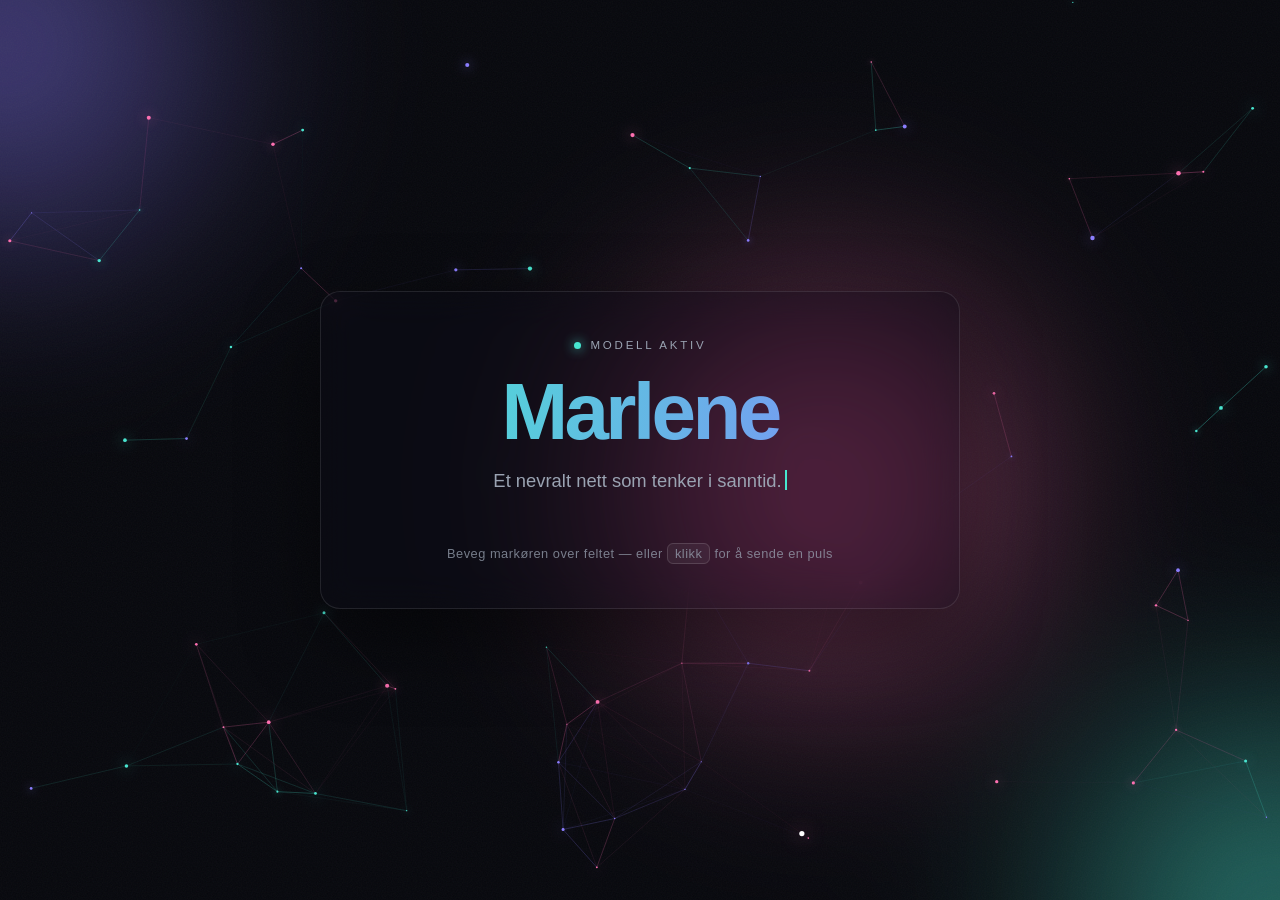
<file: marlene/test/index.html>
<!DOCTYPE html>
<html lang="no">
<head>
<meta charset="utf-8">
<meta name="viewport" content="width=device-width, initial-scale=1">
<title>Marlene — Test</title>
<style>
  :root {
    --bg: #07080d;
    --text: #f2f0ea;
    --muted: #9aa3b2;
    --cyan: #47e6d0;
    --violet: #8a7cff;
    --pink: #ff6fb1;
  }
  * { box-sizing: border-box; }
  html, body { height: 100%; }
  body {
    margin: 0;
    background: var(--bg);
    color: var(--text);
    font: 16px/1.6 -apple-system, BlinkMacSystemFont, "Segoe UI", Helvetica, Arial, sans-serif;
    overflow: hidden;
  }

  /* Aurora-lag bak alt */
  .aurora {
    position: fixed; inset: -20%;
    filter: blur(80px);
    opacity: .55;
    pointer-events: none;
  }
  .aurora span {
    position: absolute; display: block;
    width: 55vmax; height: 55vmax; border-radius: 50%;
    mix-blend-mode: screen;
    animation: drift 22s ease-in-out infinite;
  }
  .aurora span:nth-child(1) { background: radial-gradient(circle, var(--violet), transparent 62%); top: -10%; left: -5%; }
  .aurora span:nth-child(2) { background: radial-gradient(circle, var(--cyan), transparent 62%); bottom: -15%; right: -5%; animation-delay: -7s; }
  .aurora span:nth-child(3) { background: radial-gradient(circle, var(--pink), transparent 62%); top: 25%; right: 20%; animation-delay: -14s; }
  @keyframes drift {
    0%, 100% { transform: translate3d(0, 0, 0) scale(1); }
    33%      { transform: translate3d(6vw, -4vh, 0) scale(1.12); }
    66%      { transform: translate3d(-5vw, 5vh, 0) scale(.92); }
  }

  canvas { position: fixed; inset: 0; width: 100%; height: 100%; display: block; }

  /* Filmkorn, tar av den digitale flatheten */
  .grain {
    position: fixed; inset: 0; pointer-events: none; opacity: .045;
    background-image: url("data:image/svg+xml,%3Csvg xmlns='http://www.w3.org/2000/svg' width='120' height='120'%3E%3Cfilter id='n'%3E%3CfeTurbulence type='fractalNoise' baseFrequency='.8' numOctaves='3'/%3E%3C/filter%3E%3Crect width='120' height='120' filter='url(%23n)'/%3E%3C/svg%3E");
  }

  .stage {
    position: relative; z-index: 2;
    height: 100%; display: grid; place-items: center;
    padding: 48px 16px;
  }

  .card {
    max-width: 640px; width: 100%; text-align: center;
    padding: 44px 36px;
    border: 1px solid rgba(255,255,255,.1);
    border-radius: 20px;
    background: rgba(12, 14, 22, .42);
    backdrop-filter: blur(18px) saturate(140%);
    -webkit-backdrop-filter: blur(18px) saturate(140%);
    box-shadow: 0 30px 80px rgba(0,0,0,.45);
    animation: rise 1.1s cubic-bezier(.2,.8,.2,1) both;
  }
  @keyframes rise {
    from { opacity: 0; transform: translateY(24px); }
    to   { opacity: 1; transform: none; }
  }

  .kicker {
    font-size: .72rem; letter-spacing: .24em; text-transform: uppercase;
    color: var(--muted); margin: 0 0 18px;
  }
  .kicker b {
    display: inline-block; width: 7px; height: 7px; border-radius: 50%;
    background: var(--cyan); margin-right: 10px; vertical-align: middle;
    box-shadow: 0 0 12px var(--cyan);
    animation: blink 2.4s ease-in-out infinite;
  }
  @keyframes blink { 0%, 100% { opacity: 1; } 50% { opacity: .25; } }

  h1 {
    margin: 0 0 14px;
    font-size: clamp(2.6rem, 11vw, 5rem);
    line-height: 1;
    letter-spacing: -.045em;
    font-weight: 700;
    background: linear-gradient(100deg, var(--cyan), var(--violet) 42%, var(--pink) 68%, var(--cyan));
    background-size: 280% 100%;
    -webkit-background-clip: text;
    background-clip: text;
    color: transparent;
    animation: shimmer 9s linear infinite;
  }
  @keyframes shimmer { to { background-position: 280% 0; } }

  .line {
    min-height: 2.8em;
    color: var(--muted);
    font-size: clamp(1rem, 2.6vw, 1.15rem);
    margin: 0 auto 26px;
    max-width: 44ch;
  }
  .caret {
    display: inline-block; width: 2px; height: 1.1em;
    background: var(--cyan); vertical-align: -.16em; margin-left: 3px;
    animation: blink 1.1s steps(1) infinite;
  }

  .hint {
    font-size: .8rem; color: rgba(154,163,178,.75);
    margin: 0; letter-spacing: .04em;
  }
  .hint kbd {
    font: inherit; padding: 2px 7px; border-radius: 6px;
    border: 1px solid rgba(255,255,255,.14); background: rgba(255,255,255,.05);
  }

  @media (prefers-reduced-motion: reduce) {
    .aurora span, h1, .kicker b, .caret, .card { animation: none; }
    .aurora { opacity: .4; }
  }
</style>
</head>
<body>

<div class="aurora"><span></span><span></span><span></span></div>
<canvas id="field"></canvas>
<div class="grain"></div>

<div class="stage">
  <div class="card">
    <p class="kicker"><b></b>Modell aktiv</p>
    <h1>Marlene</h1>
    <p class="line"><span id="typed"></span><span class="caret"></span></p>
    <p class="hint">Beveg markøren over feltet — eller <kbd>klikk</kbd> for å sende en puls</p>
  </div>
</div>

<script>
(() => {
  const canvas = document.getElementById('field');
  const context = canvas.getContext('2d');
  const reduceMotion = window.matchMedia('(prefers-reduced-motion: reduce)').matches;

  const palette = ['#47e6d0', '#8a7cff', '#ff6fb1'];
  const pointer = { x: -9999, y: -9999, active: false };
  const linkDistance = 150;
  const pointerRadius = 220;

  let width = 0;
  let height = 0;
  let nodes = [];
  let pulses = [];

  function resize() {
    const ratio = Math.min(window.devicePixelRatio || 1, 2);
    width = window.innerWidth;
    height = window.innerHeight;
    canvas.width = width * ratio;
    canvas.height = height * ratio;
    context.setTransform(ratio, 0, 0, ratio, 0, 0);
    seed();
  }

  function seed() {
    const density = Math.round((width * height) / 15000);
    const count = Math.max(40, Math.min(density, 130));
    nodes = Array.from({ length: count }, () => ({
      x: Math.random() * width,
      y: Math.random() * height,
      vx: (Math.random() - 0.5) * 0.28,
      vy: (Math.random() - 0.5) * 0.28,
      radius: Math.random() * 1.7 + 0.9,
      color: palette[Math.floor(Math.random() * palette.length)],
      phase: Math.random() * Math.PI * 2
    }));
  }

  function spawnPulse(originX, originY) {
    let nearest = null;
    let best = Infinity;
    for (const node of nodes) {
      const distance = Math.hypot(node.x - originX, node.y - originY);
      if (distance < best) { best = distance; nearest = node; }
    }
    if (nearest) pulses.push({ from: nearest, progress: 0, color: nearest.color, hops: 0 });
  }

  function nextHop(pulse) {
    const candidates = nodes.filter((node) => {
      if (node === pulse.from) return false;
      return Math.hypot(node.x - pulse.from.x, node.y - pulse.from.y) < linkDistance;
    });
    if (!candidates.length || pulse.hops > 6) return false;
    pulse.to = candidates[Math.floor(Math.random() * candidates.length)];
    pulse.progress = 0;
    pulse.hops += 1;
    return true;
  }

  function frame(time) {
    context.clearRect(0, 0, width, height);

    for (const node of nodes) {
      node.x += node.vx;
      node.y += node.vy;

      if (node.x < 0 || node.x > width) node.vx *= -1;
      if (node.y < 0 || node.y > height) node.vy *= -1;

      if (pointer.active) {
        const dx = pointer.x - node.x;
        const dy = pointer.y - node.y;
        const distance = Math.hypot(dx, dy);
        if (distance < pointerRadius && distance > 1) {
          const pull = (1 - distance / pointerRadius) * 0.35;
          node.x += (dx / distance) * pull;
          node.y += (dy / distance) * pull;
        }
      }
    }

    // Kanter mellom nære noder
    context.lineWidth = 1;
    for (let i = 0; i < nodes.length; i++) {
      for (let j = i + 1; j < nodes.length; j++) {
        const a = nodes[i];
        const b = nodes[j];
        const distance = Math.hypot(a.x - b.x, a.y - b.y);
        if (distance > linkDistance) continue;

        let strength = 1 - distance / linkDistance;
        const midX = (a.x + b.x) / 2;
        const midY = (a.y + b.y) / 2;
        const toPointer = Math.hypot(pointer.x - midX, pointer.y - midY);
        if (pointer.active && toPointer < pointerRadius) {
          strength += (1 - toPointer / pointerRadius) * 0.9;
        }

        context.strokeStyle = a.color;
        context.globalAlpha = Math.min(strength * 0.32, 0.75);
        context.beginPath();
        context.moveTo(a.x, a.y);
        context.lineTo(b.x, b.y);
        context.stroke();
      }
    }

    // Noder
    context.globalAlpha = 1;
    for (const node of nodes) {
      const breath = 0.7 + Math.sin(time / 900 + node.phase) * 0.3;
      context.fillStyle = node.color;
      context.shadowBlur = 14 * breath;
      context.shadowColor = node.color;
      context.beginPath();
      context.arc(node.x, node.y, node.radius * breath, 0, Math.PI * 2);
      context.fill();
    }
    context.shadowBlur = 0;

    // Pulser som hopper fra node til node
    pulses = pulses.filter((pulse) => {
      if (!pulse.to && !nextHop(pulse)) return false;

      pulse.progress += 0.03;
      if (pulse.progress >= 1) {
        pulse.from = pulse.to;
        pulse.to = null;
        return nextHop(pulse);
      }

      const x = pulse.from.x + (pulse.to.x - pulse.from.x) * pulse.progress;
      const y = pulse.from.y + (pulse.to.y - pulse.from.y) * pulse.progress;

      context.globalAlpha = 1;
      context.fillStyle = '#ffffff';
      context.shadowBlur = 20;
      context.shadowColor = pulse.color;
      context.beginPath();
      context.arc(x, y, 2.6, 0, Math.PI * 2);
      context.fill();
      context.shadowBlur = 0;
      return true;
    });

    requestAnimationFrame(frame);
  }

  window.addEventListener('resize', resize);
  window.addEventListener('pointermove', (event) => {
    pointer.x = event.clientX;
    pointer.y = event.clientY;
    pointer.active = true;
  });
  window.addEventListener('pointerleave', () => { pointer.active = false; });
  window.addEventListener('pointerdown', (event) => spawnPulse(event.clientX, event.clientY));

  resize();
  if (!reduceMotion) {
    requestAnimationFrame(frame);
    setInterval(() => {
      if (pulses.length < 6) spawnPulse(Math.random() * width, Math.random() * height);
    }, 1400);
  } else {
    frame(0);
  }

  // Skrivemaskin
  const phrases = [
    'Et nevralt nett som tenker i sanntid.',
    'Hver node lytter til naboene sine.',
    'Signalene finner veien selv.',
    'Ingen rammeverk. Bare én HTML-fil.'
  ];
  const target = document.getElementById('typed');
  let phraseIndex = 0;
  let characterIndex = 0;
  let deleting = false;

  function type() {
    const phrase = phrases[phraseIndex];
    characterIndex += deleting ? -1 : 1;
    target.textContent = phrase.slice(0, characterIndex);

    let delay = deleting ? 28 : 46;
    if (!deleting && characterIndex === phrase.length) {
      deleting = true;
      delay = 2200;
    } else if (deleting && characterIndex === 0) {
      deleting = false;
      phraseIndex = (phraseIndex + 1) % phrases.length;
      delay = 420;
    }
    setTimeout(type, delay);
  }

  if (reduceMotion) target.textContent = phrases[0];
  else type();
})();
</script>

</body>
</html>
</file>
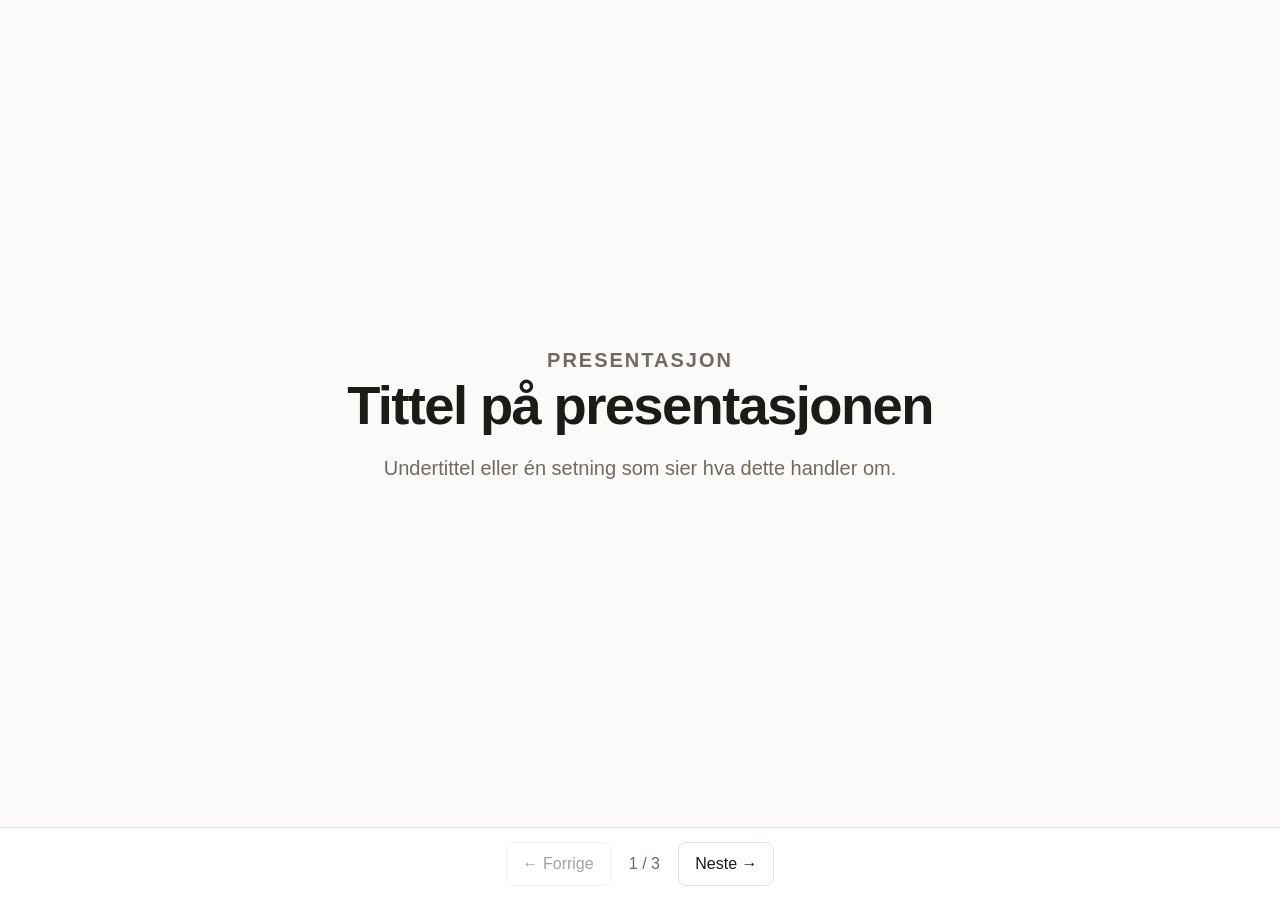
<file: trond/presentasjon/index.html>
<!DOCTYPE html>
<html lang="no">
<head>
<meta charset="utf-8">
<meta name="viewport" content="width=device-width, initial-scale=1">
<title>Presentasjon</title>
<style>
  :root {
    --bg: #fbfaf8;
    --surface: #ffffff;
    --border: #e6e2db;
    --text: #1d1b18;
    --muted: #6f6a62;
    --accent: #1f6f4a;
  }
  @media (prefers-color-scheme: dark) {
    :root:not([data-theme="light"]) {
      --bg: #141312;
      --surface: #1e1d1a;
      --border: #32302c;
      --text: #f1efea;
      --muted: #a29c93;
      --accent: #6fcf9a;
    }
  }
  :root[data-theme="dark"] {
    --bg: #141312;
    --surface: #1e1d1a;
    --border: #32302c;
    --text: #f1efea;
    --muted: #a29c93;
    --accent: #6fcf9a;
  }
  * { box-sizing: border-box; }
  html, body { height: 100%; }
  body {
    margin: 0;
    background: var(--bg);
    color: var(--text);
    font: 16px/1.6 -apple-system, BlinkMacSystemFont, "Segoe UI", Helvetica, Arial, sans-serif;
    display: flex;
    flex-direction: column;
  }
  .deck { flex: 1; display: grid; place-items: center; padding: 48px 16px; }
  .slide {
    display: none;
    max-width: 780px;
    width: 100%;
    text-align: center;
  }
  .slide.is-active { display: block; }
  .slide h1 { font-size: clamp(2rem, 6vw, 3.4rem); margin: 0 0 16px; letter-spacing: -0.03em; line-height: 1.1; }
  .slide h2 { font-size: clamp(1.5rem, 4.5vw, 2.4rem); margin: 0 0 20px; letter-spacing: -0.02em; }
  .slide p { font-size: clamp(1rem, 2.5vw, 1.25rem); color: var(--muted); margin: 0 auto; max-width: 56ch; }
  .slide ul { text-align: left; max-width: 52ch; margin: 0 auto; padding-left: 1.2em; font-size: clamp(1rem, 2.5vw, 1.2rem); }
  .slide li { margin-bottom: 10px; }
  .kicker { color: var(--accent); font-size: 0.85rem; text-transform: uppercase; letter-spacing: 0.1em; font-weight: 600; margin-bottom: 12px; }

  .bar {
    display: flex; align-items: center; justify-content: center; gap: 16px;
    padding: 14px 16px; border-top: 1px solid var(--border); background: var(--surface);
  }
  button {
    font: inherit; padding: 8px 16px; border-radius: 8px; cursor: pointer;
    border: 1px solid var(--border); background: transparent; color: var(--text);
  }
  button:hover { border-color: var(--accent); }
  button:disabled { opacity: .4; cursor: default; border-color: var(--border); }
  .counter { color: var(--muted); font-variant-numeric: tabular-nums; min-width: 4ch; text-align: center; }
</style>
</head>
<body>

<div class="deck">
  <section class="slide is-active">
    <p class="kicker">Presentasjon</p>
    <h1>Tittel på presentasjonen</h1>
    <p>Undertittel eller én setning som sier hva dette handler om.</p>
  </section>

  <section class="slide">
    <h2>Hovedpoeng</h2>
    <ul>
      <li>Første punkt</li>
      <li>Andre punkt</li>
      <li>Tredje punkt</li>
    </ul>
  </section>

  <section class="slide">
    <h2>Takk</h2>
    <p>Spørsmål?</p>
  </section>
</div>

<div class="bar">
  <button type="button" data-nav="prev">← Forrige</button>
  <span class="counter"></span>
  <button type="button" data-nav="next">Neste →</button>
</div>

<script>
  const slides = Array.from(document.querySelectorAll('.slide'));
  const counter = document.querySelector('.counter');
  const prevButton = document.querySelector('[data-nav="prev"]');
  const nextButton = document.querySelector('[data-nav="next"]');
  let current = 0;

  function render() {
    slides.forEach((slide, index) => slide.classList.toggle('is-active', index === current));
    counter.textContent = (current + 1) + ' / ' + slides.length;
    prevButton.disabled = current === 0;
    nextButton.disabled = current === slides.length - 1;
    location.hash = current === 0 ? '' : String(current + 1);
  }

  function go(step) {
    current = Math.min(Math.max(current + step, 0), slides.length - 1);
    render();
  }

  prevButton.addEventListener('click', () => go(-1));
  nextButton.addEventListener('click', () => go(1));

  document.addEventListener('keydown', (event) => {
    if (event.key === 'ArrowRight' || event.key === ' ' || event.key === 'PageDown') { event.preventDefault(); go(1); }
    if (event.key === 'ArrowLeft' || event.key === 'PageUp') { event.preventDefault(); go(-1); }
    if (event.key === 'Home') { current = 0; render(); }
    if (event.key === 'End') { current = slides.length - 1; render(); }
  });

  const fromHash = parseInt(location.hash.slice(1), 10);
  if (Number.isInteger(fromHash) && fromHash >= 1 && fromHash <= slides.length) current = fromHash - 1;
  render();
</script>

</body>
</html>
</file>
<file: assets/site.css>
:root {
    --bg: #06070c;
    --text: #f4f2ee;
    --muted: #98a0af;
    --dim: rgba(152,160,175,.62);
    --cyan: #47e6d0;
    --violet: #8a7cff;
    --pink: #ff6fb1;
    --glass: rgba(14, 16, 26, .52);
    --edge: rgba(255,255,255,.09);
  }
  * { box-sizing: border-box; }
  html { scroll-behavior: smooth; }
  body {
    margin: 0;
    background: var(--bg);
    color: var(--text);
    font: 16px/1.65 -apple-system, BlinkMacSystemFont, "Segoe UI", Helvetica, Arial, sans-serif;
    overflow-x: hidden;
  }

  /* Bakgrunnslag: gradient-tåke, strømningsfelt, filmkorn */
  .haze { position: fixed; inset: -25%; filter: blur(90px); opacity: .5; pointer-events: none; z-index: 0; }
  .haze span {
    position: absolute; display: block;
    width: 60vmax; height: 60vmax; border-radius: 50%;
    mix-blend-mode: screen; animation: drift 26s ease-in-out infinite;
  }
  .haze span:nth-child(1) { background: radial-gradient(circle, var(--violet), transparent 62%); top: -12%; left: -8%; }
  .haze span:nth-child(2) { background: radial-gradient(circle, var(--cyan), transparent 62%); bottom: -18%; right: -8%; animation-delay: -9s; }
  .haze span:nth-child(3) { background: radial-gradient(circle, var(--pink), transparent 62%); top: 40%; right: 26%; animation-delay: -17s; }
  @keyframes drift {
    0%, 100% { transform: translate3d(0,0,0) scale(1); }
    33%      { transform: translate3d(5vw,-4vh,0) scale(1.14); }
    66%      { transform: translate3d(-4vw,5vh,0) scale(.9); }
  }

  #flow { position: fixed; inset: 0; width: 100%; height: 100%; z-index: 1; pointer-events: none; }

  .grain {
    position: fixed; inset: 0; z-index: 2; pointer-events: none; opacity: .04;
    background-image: url("data:image/svg+xml,%3Csvg xmlns='http://www.w3.org/2000/svg' width='120' height='120'%3E%3Cfilter id='n'%3E%3CfeTurbulence type='fractalNoise' baseFrequency='.8' numOctaves='3'/%3E%3C/filter%3E%3Crect width='120' height='120' filter='url(%23n)'/%3E%3C/svg%3E");
  }

  main { position: relative; z-index: 3; max-width: 760px; margin: 0 auto; padding: 0 16px 120px; }

  /* Hero */
  header { padding: clamp(80px, 18vh, 160px) 0 72px; text-align: center; }
  .badge {
    display: inline-flex; align-items: center; gap: 9px;
    padding: 6px 14px 6px 11px; border-radius: 999px;
    border: 1px solid var(--edge); background: var(--glass);
    backdrop-filter: blur(14px); -webkit-backdrop-filter: blur(14px);
    font-size: .74rem; letter-spacing: .14em; text-transform: uppercase; color: var(--muted);
    margin-bottom: 26px;
  }
  .badge i {
    width: 7px; height: 7px; border-radius: 50%; background: var(--cyan);
    box-shadow: 0 0 12px var(--cyan); animation: pulse 2.4s ease-in-out infinite;
  }
  @keyframes pulse { 0%,100% { opacity: 1; } 50% { opacity: .22; } }

  h1 {
    margin: 0 0 18px;
    font-size: clamp(2.8rem, 12vw, 5.2rem); line-height: .98;
    letter-spacing: -.045em; font-weight: 700;
    background: linear-gradient(100deg, var(--cyan), var(--violet) 42%, var(--pink) 68%, var(--cyan));
    background-size: 280% 100%;
    -webkit-background-clip: text; background-clip: text; color: transparent;
    animation: shimmer 10s linear infinite;
  }
  @keyframes shimmer { to { background-position: 280% 0; } }

  .lead { color: var(--muted); font-size: clamp(1.02rem, 2.6vw, 1.18rem); margin: 0 auto; max-width: 46ch; }

  /* Seksjoner */
  h2 {
    font-size: .76rem; text-transform: uppercase; letter-spacing: .2em;
    color: var(--dim); font-weight: 600; margin: 0 0 16px;
    display: flex; align-items: center; gap: 14px;
  }
  h2::after { content: ""; flex: 1; height: 1px; background: linear-gradient(90deg, var(--edge), transparent); }
  section { margin-bottom: 52px; }

  ul { list-style: none; margin: 0; padding: 0; display: grid; gap: 12px; }

  .card {
    position: relative; display: block; padding: 20px 22px;
    text-decoration: none; color: inherit; border-radius: 14px;
    border: 1px solid var(--edge); background: var(--glass);
    backdrop-filter: blur(16px) saturate(140%); -webkit-backdrop-filter: blur(16px) saturate(140%);
    overflow: hidden; transition: transform .25s cubic-bezier(.2,.8,.2,1), border-color .25s ease;
  }
  .card::before {
    content: ""; position: absolute; inset: 0; border-radius: 14px; opacity: 0;
    background: radial-gradient(420px circle at var(--mx, 50%) var(--my, 50%), rgba(138,124,255,.16), transparent 62%);
    transition: opacity .3s ease; pointer-events: none;
  }
  .card:hover { transform: translateY(-3px); border-color: rgba(138,124,255,.45); }
  .card:hover::before { opacity: 1; }
  .card strong { display: block; font-size: 1.08rem; letter-spacing: -.01em; margin-bottom: 3px; }
  .card span { color: var(--muted); font-size: .92rem; }
  .card .go {
    position: absolute; right: 22px; top: 50%; transform: translateY(-50%);
    color: var(--dim); font-size: 1.1rem; transition: transform .25s ease, color .25s ease;
  }
  .card:hover .go { color: var(--cyan); transform: translateY(-50%) translateX(4px); }

  /* Kom i gang */
  .start {
    padding: 34px 30px; border-radius: 18px;
    border: 1px solid var(--edge); background: var(--glass);
    backdrop-filter: blur(18px) saturate(150%); -webkit-backdrop-filter: blur(18px) saturate(150%);
    box-shadow: 0 30px 80px rgba(0,0,0,.4);
  }
  .start h3 {
    margin: 0 0 8px; font-size: clamp(1.5rem, 5vw, 2rem);
    letter-spacing: -.03em; line-height: 1.15;
  }
  .start > p { margin: 0 0 30px; color: var(--muted); }

  ol { list-style: none; margin: 0; padding: 0; counter-reset: step; display: grid; gap: 26px; }
  ol li { counter-increment: step; padding-left: 50px; position: relative; }
  ol li::before {
    content: counter(step);
    position: absolute; left: 0; top: -2px;
    width: 32px; height: 32px; border-radius: 50%;
    display: grid; place-items: center;
    font-size: .85rem; font-weight: 600; color: #05060a;
    background: linear-gradient(140deg, var(--cyan), var(--violet));
    box-shadow: 0 0 22px rgba(71,230,208,.28);
  }
  ol li::after {
    content: ""; position: absolute; left: 15px; top: 36px; bottom: -26px; width: 1px;
    background: linear-gradient(180deg, var(--edge), transparent);
  }
  ol li:last-child::after { display: none; }
  ol li strong { display: block; font-size: 1.04rem; margin-bottom: 4px; }
  ol li p { margin: 0; color: var(--muted); font-size: .95rem; }
  ol li a { color: var(--cyan); text-decoration: none; border-bottom: 1px solid rgba(71,230,208,.35); }
  ol li a:hover { border-bottom-color: var(--cyan); }

  ol li p.or { margin-top: 14px; font-size: .9rem; color: var(--dim); }

  .command {
    display: flex; align-items: center; gap: 10px; margin-top: 12px;
    padding: 11px 12px; border-radius: 10px;
    background: rgba(0,0,0,.34); border: 1px solid var(--edge);
  }
  .command code {
    flex: 1; min-width: 0; overflow-x: auto; white-space: nowrap;
    font-family: ui-monospace, SFMono-Regular, Menlo, monospace;
    font-size: .8rem; color: #cfd6e4;
  }
  .command button {
    flex-shrink: 0; font: inherit; font-size: .76rem; padding: 5px 12px; cursor: pointer;
    border-radius: 7px; border: 1px solid var(--edge);
    background: rgba(255,255,255,.05); color: var(--muted);
    transition: color .2s ease, border-color .2s ease;
  }
  .command button:hover { color: var(--cyan); border-color: rgba(71,230,208,.5); }

  footer { text-align: center; color: var(--dim); font-size: .84rem; padding-top: 16px; }

  /* Rulleavsløring */
  .reveal { opacity: 0; transform: translateY(22px); transition: opacity .7s ease, transform .7s cubic-bezier(.2,.8,.2,1); }
  .reveal.is-visible { opacity: 1; transform: none; }

  @media (prefers-reduced-motion: reduce) {
    html { scroll-behavior: auto; }
    .haze span, h1, .badge i { animation: none; }
    .reveal { opacity: 1; transform: none; transition: none; }
    .card, .card .go { transition: none; }
  }

  /* Personsider */
  .backlink {
    display: inline-flex; align-items: center; gap: 8px;
    margin-bottom: 26px; padding: 6px 14px; border-radius: 999px;
    border: 1px solid var(--edge); background: var(--glass);
    backdrop-filter: blur(14px); -webkit-backdrop-filter: blur(14px);
    color: var(--muted); text-decoration: none; font-size: .8rem;
    transition: color .2s ease, border-color .2s ease;
  }
  .backlink:hover { color: var(--cyan); border-color: rgba(71,230,208,.45); }
  header .backlink { margin-bottom: 22px; }

  h2 a { color: inherit; text-decoration: none; border-bottom: 1px solid transparent; }
  h2 a:hover { color: var(--cyan); border-bottom-color: rgba(71,230,208,.45); }

  .empty {
    padding: 26px 24px; border-radius: 14px; text-align: center;
    border: 1px dashed var(--edge); background: rgba(0,0,0,.2); color: var(--muted);
  }
</file>
